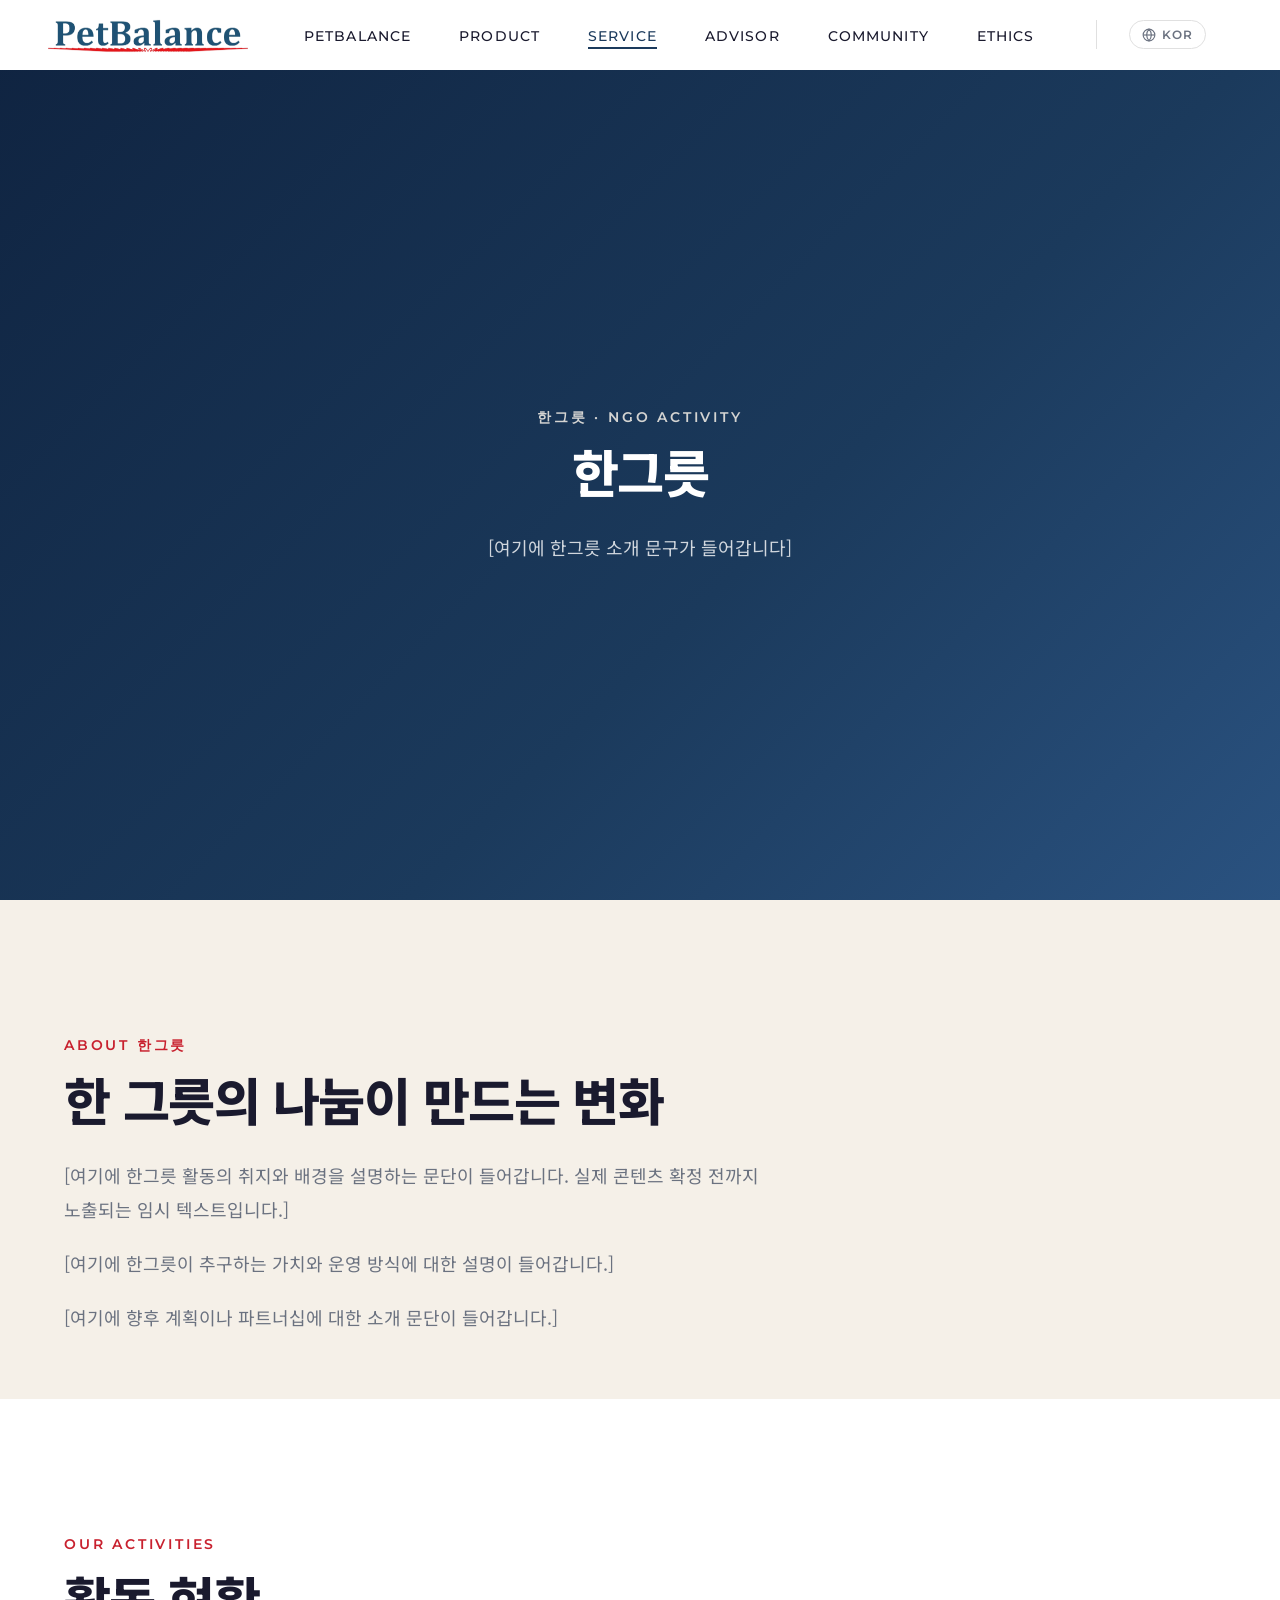
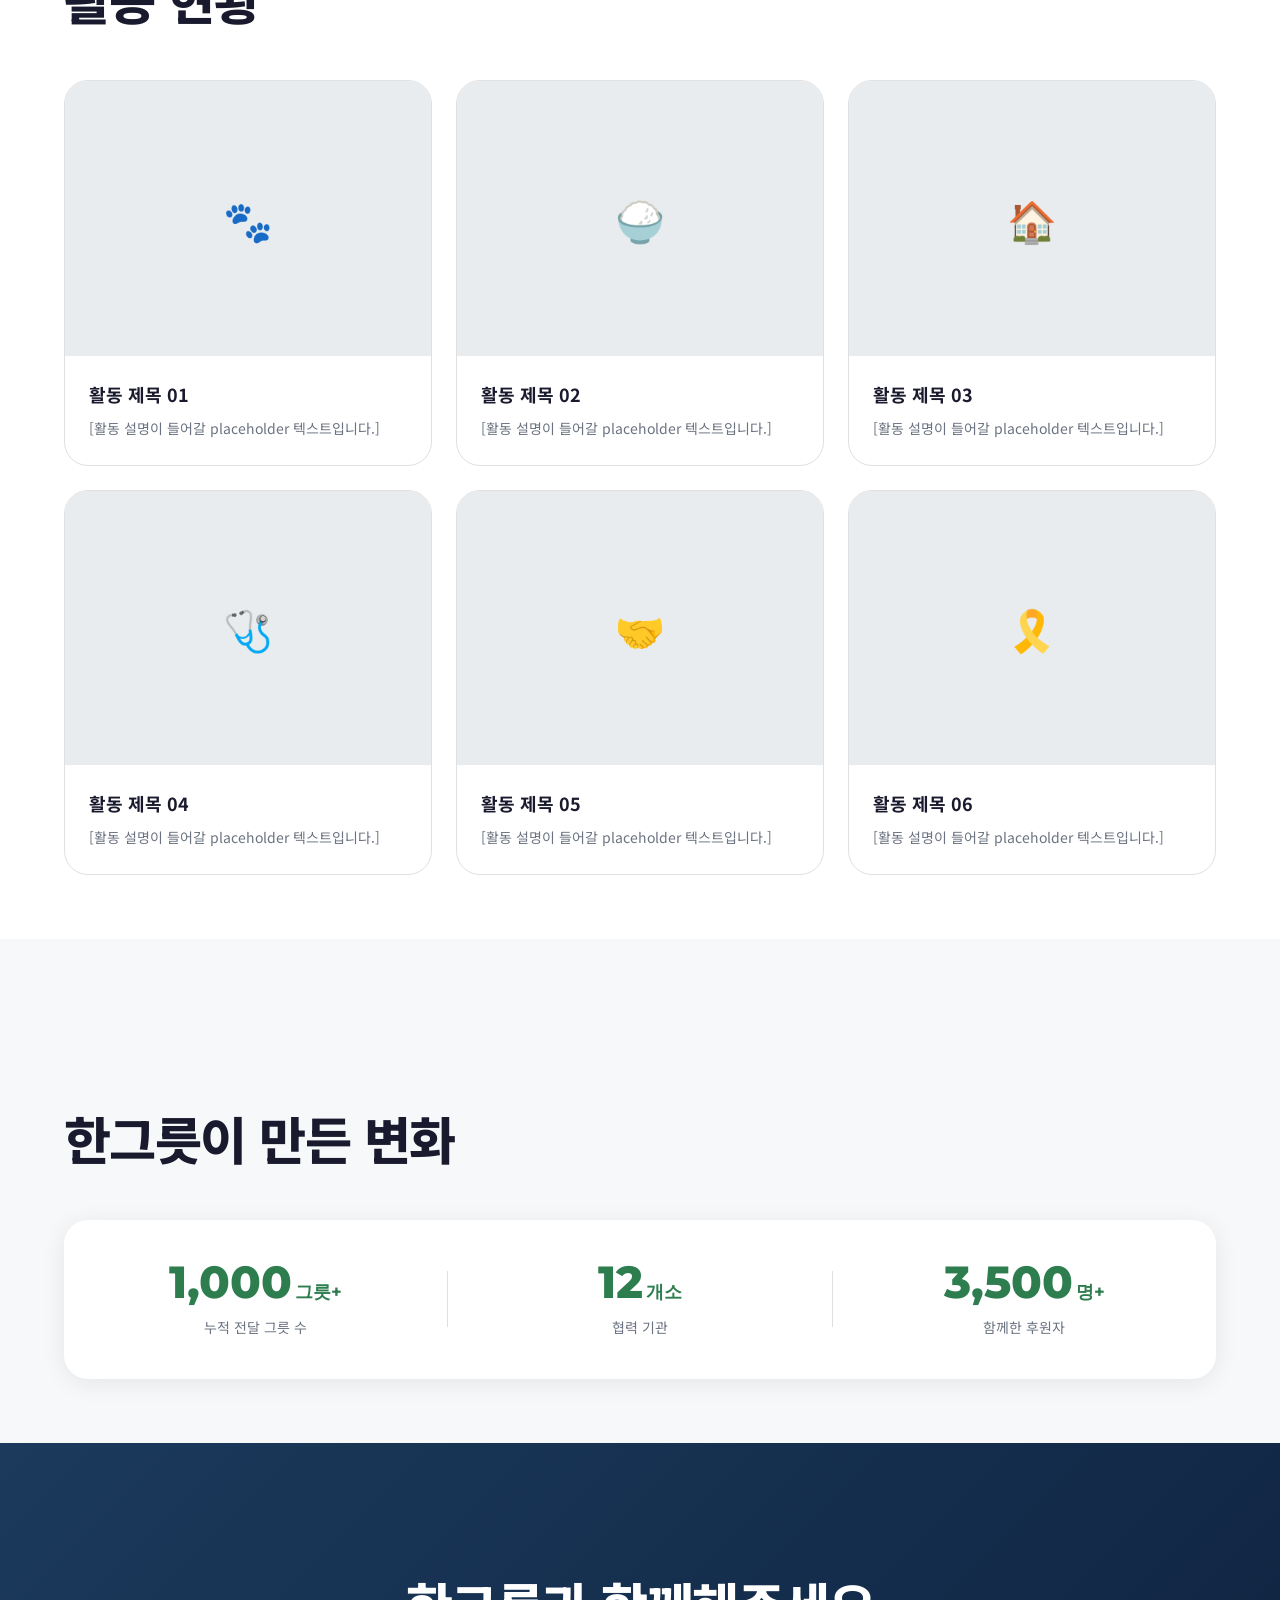
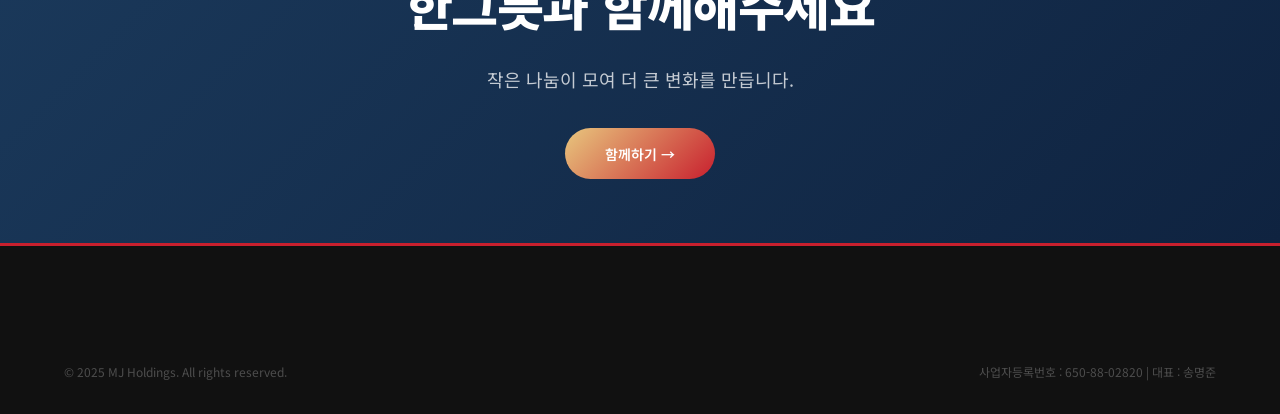
<file: pages/hangeuruth/index.html>
<!DOCTYPE html>
<html lang="ko">
<head>
  <meta charset="UTF-8" />
  <meta name="viewport" content="width=device-width, initial-scale=1.0" />
  <title>한그릇 | 펫발란스</title>
  <meta
    name="description"
    content="반려동물과 사람이 함께하는 나눔 활동, 한그릇을 소개하는 펫발란스의 사회공헌 페이지입니다."
  />
  <link rel="canonical" href="https://pet-balance.co.kr/pages/hangeuruth/" />
  <meta property="og:type" content="website" />
  <meta property="og:title" content="한그릇 | 펫발란스" />
  <meta
    property="og:description"
    content="반려동물과 사람이 함께하는 나눔 활동, 한그릇을 소개하는 펫발란스의 사회공헌 페이지입니다."
  />
  <meta property="og:url" content="https://pet-balance.co.kr/pages/hangeuruth/" />
  <meta property="og:site_name" content="펫발란스" />
  <meta property="og:locale" content="ko_KR" />
  <meta property="og:image" content="https://pet-balance.co.kr/assets/images/og-petbalance.jpg" />
  <link rel="stylesheet" href="../../css/variables.css" />
  <link rel="stylesheet" href="../../css/base.css" />
  <link rel="stylesheet" href="../../css/nav.css" />
  <link rel="stylesheet" href="../../css/sections.css" />
  <style>
    /* 한그릇 페이지 전용 스타일 (about.html 풀스크롤 섹션 패턴 재사용) */
    .hg-section {
      padding: calc(var(--nav-height) + 4rem) 0 4rem;
      position: relative;
      overflow: hidden;
    }
    .hg-container {
      max-width: var(--max-width);
      width: 100%;
      margin: 0 auto;
      padding: 0 5%;
    }
    .hg-eyebrow {
      font-family: var(--font-en);
      font-size: var(--size-sm);
      font-weight: 600;
      letter-spacing: 0.2em;
      color: var(--color-accent);
      text-transform: uppercase;
      margin-bottom: 1rem;
      display: block;
    }
    .hg-title {
      font-size: clamp(2rem, 4vw, 3.5rem);
      font-weight: 800;
      line-height: 1.2;
      letter-spacing: -0.03em;
      margin-bottom: 1.5rem;
      word-break: keep-all;
    }
    .hg-desc {
      font-size: var(--size-md);
      line-height: 1.9;
      color: var(--color-text-sub);
      max-width: 700px;
      word-break: keep-all;
    }

    /* ① Hero */
    .hg-hero {
      min-height: 100vh;
      display: flex;
      align-items: center;
      background: linear-gradient(135deg, #0F2340 0%, #1B3A5C 60%, #2A5280 100%);
      color: white;
      text-align: center;
    }
    .hg-hero .hg-container { position: relative; z-index: 1; }
    .hg-hero .hg-eyebrow { color: var(--cream); opacity: 0.85; }
    .hg-hero .hg-title { color: white; }
    .hg-hero .hg-desc { color: rgba(255,255,255,0.8); margin: 0 auto; }

    /* ② 소개 */
    .hg-intro { background: var(--color-warm, #F5F0E8); }
    .hg-intro p + p { margin-top: 1.25rem; }

    /* ③ 활동 현황 카드 그리드 */
    .hg-activities { background: white; }
    .hg-activity-grid {
      display: grid;
      grid-template-columns: repeat(3, 1fr);
      gap: 1.5rem;
      margin-top: 3rem;
    }
    .hg-activity-card {
      border: 1px solid var(--color-border);
      border-radius: var(--radius-lg);
      overflow: hidden;
      transition: var(--transition-base);
      background: white;
    }
    .hg-activity-card:hover {
      transform: translateY(-4px);
      box-shadow: var(--shadow-card-hover);
    }
    .hg-activity-img {
      aspect-ratio: 4/3;
      background: #E9ECEF;
      display: flex;
      align-items: center;
      justify-content: center;
      font-size: 2.5rem;
      color: #ADB5BD;
    }
    .hg-activity-body { padding: 1.5rem; }
    .hg-activity-title {
      font-size: var(--size-md);
      font-weight: 700;
      color: var(--color-text);
      margin-bottom: 0.5rem;
    }
    .hg-activity-desc {
      font-size: var(--size-sm);
      color: var(--color-text-sub);
      line-height: 1.7;
    }

    /* ④ 임팩트 숫자 */
    .hg-impact { background: #F7F8FA; }
    .hg-impact-grid {
      display: flex;
      align-items: center;
      justify-content: center;
      gap: 2rem;
      margin-top: 3rem;
      padding: 2.5rem 2rem;
      background: white;
      border-radius: var(--radius-lg);
      box-shadow: var(--shadow-card);
    }
    .hg-impact-item { flex: 1; text-align: center; }
    .hg-impact-num {
      font-family: var(--font-en);
      font-size: clamp(2rem, 3.5vw, 3rem);
      font-weight: 800;
      color: var(--color-green);
      line-height: 1;
    }
    .hg-impact-unit {
      font-family: var(--font-en);
      font-size: 1.1rem;
      font-weight: 700;
      color: var(--color-green);
      margin-left: 0.15rem;
    }
    .hg-impact-label {
      margin-top: 0.6rem;
      font-size: var(--size-sm);
      color: var(--color-text-sub);
    }
    .hg-impact-divider {
      width: 1px;
      height: 56px;
      background: var(--color-border);
    }

    /* ⑤ CTA */
    .hg-cta {
      background: linear-gradient(135deg, #1B3A5C, #0F2340);
      color: white;
      text-align: center;
      min-height: 40vh;
      display: flex;
      align-items: center;
    }
    .hg-cta .hg-title { color: white; }
    .hg-cta .hg-desc { color: rgba(255,255,255,0.75); margin: 0 auto 2rem; }
    .hg-cta-btn {
      display: inline-flex;
      align-items: center;
      gap: 0.5rem;
      padding: 0.9rem 2.5rem;
      background: linear-gradient(135deg, #E8C77E, #C8202E);
      color: white;
      border-radius: 9999px;
      font-size: var(--size-sm);
      font-weight: 600;
      transition: var(--transition-base);
    }
    .hg-cta-btn:hover {
      transform: translateY(-2px);
      box-shadow: 0 12px 32px rgba(200, 32, 46, 0.3);
    }

    @media (max-width: 1024px) {
      .hg-activity-grid { grid-template-columns: repeat(2, 1fr); }
    }
    @media (max-width: 768px) {
      .hg-activity-grid { grid-template-columns: 1fr; }
      .hg-impact-grid { flex-direction: column; gap: 1.75rem; padding: 2rem 1.5rem; }
      .hg-impact-divider { width: 40px; height: 1px; }
    }
  </style>
</head>
<body>
  <!-- TODO: 한그릇 실제 콘텐츠로 교체 예정 (문구/이미지/데이터 전부 placeholder) -->

  <!-- Nav (다른 서브페이지와 동일 구조, ../../ 기준 경로) -->
  <nav class="nav" id="nav">
    <div class="nav__inner">
      <a href="../../index.html" class="nav__logo">
        <img src="../../assets/images/logo.png" alt="PetBalance" style="height:44px;width:auto;" onerror="this.style.display='none';this.nextElementSibling.style.display='flex'">
        <span style="display:none;font-family:var(--font-en);font-size:1.35rem;font-weight:700;color:var(--color-primary);">PetBalance</span>
      </a>
      <ul class="nav__menu">
        <li class="nav__item">
          <a href="../../pages/petbalance/" class="nav__link">PETBALANCE</a>
          <div class="nav__dropdown">
            <a href="../../pages/petbalance/" class="nav__dropdown-link">소개</a>
            <a href="../../pages/petbalance/ceo.html" class="nav__dropdown-link">CEO 인사말</a>
            <a href="../../pages/petbalance/history.html" class="nav__dropdown-link">연혁</a>
          </div>
        </li>
        <li class="nav__item"><a href="../../pages/pet-product/" class="nav__link">PRODUCT</a></li>
        <li class="nav__item">
          <a href="../../pages/pet-service/" class="nav__link active">SERVICE</a>
          <div class="nav__dropdown">
            <a href="https://smartstore.naver.com/pet_balance" class="nav__dropdown-link" target="_blank" rel="noopener">공식몰</a>
            <a href="../../pages/hangeuruth/" class="nav__dropdown-link">한그릇</a>
          </div>
        </li>
        <li class="nav__item">
          <a href="../../pages/pet-advisor/" class="nav__link">ADVISOR</a>
          <div class="nav__dropdown">
            <a href="../../pages/pet-advisor/" class="nav__dropdown-link">서비스소개</a>
          </div>
        </li>
        <li class="nav__item">
          <a href="../../pages/community/notice.html" class="nav__link">COMMUNITY</a>
          <div class="nav__dropdown">
            <a href="../../pages/community/notice.html" class="nav__dropdown-link">공지사항</a>
          </div>
        </li>
        <li class="nav__item">
          <a href="../../pages/ethics/" class="nav__link">ETHICS</a>
          <div class="nav__dropdown">
            <a href="../../pages/ethics/intro.html" class="nav__dropdown-link">윤리규정소개</a>
            <a href="../../pages/ethics/report.html" class="nav__dropdown-link">윤리신고센터</a>
          </div>
        </li>
      </ul>
      <div class="nav__controls">
        <button class="nav__lang" id="langToggle" aria-label="언어 전환">
          <svg width="14" height="14" viewBox="0 0 24 24" fill="none" stroke="currentColor" stroke-width="2">
            <circle cx="12" cy="12" r="10"/><line x1="2" y1="12" x2="22" y2="12"/>
            <path d="M12 2a15.3 15.3 0 0 1 4 10 15.3 15.3 0 0 1-4 10 15.3 15.3 0 0 1-4-10 15.3 15.3 0 0 1 4-10z"/>
          </svg>
          KOR
        </button>
        <button class="nav__hamburger" id="hamburger" aria-label="메뉴 열기">
          <span></span><span></span><span></span>
        </button>
      </div>
    </div>
  </nav>

  <!-- Mega Menu -->
  <div class="nav__mega" id="megaMenu">
    <div class="nav__mega-inner">
      <div class="nav__mega-col">
        <a href="../../pages/petbalance/" class="nav__mega-link">소개</a>
        <a href="../../pages/petbalance/ceo.html" class="nav__mega-link">CEO 인사말</a>
        <a href="../../pages/petbalance/history.html" class="nav__mega-link">연혁</a>
        <a href="../../pages/petbalance/factory.html" class="nav__mega-link">공장소개</a>
        <a href="../../pages/petbalance/directions.html" class="nav__mega-link">찾아오시는길</a>
      </div>
      <div class="nav__mega-col">
        <!-- PET PRODUCT 서브메뉴 -->
      </div>
      <div class="nav__mega-col">
        <!-- PET SERVICE 서브메뉴 -->
      </div>
      <div class="nav__mega-col">
        <!-- PET ADVISOR 서브메뉴 -->
      </div>
      <div class="nav__mega-col">
        <a href="../../pages/community/notice.html" class="nav__mega-link">공지사항</a>
      </div>
      <div class="nav__mega-col">
        <a href="../../pages/ethics/intro.html" class="nav__mega-link">윤리규정소개</a>
        <a href="../../pages/ethics/report.html" class="nav__mega-link">윤리신고센터</a>
      </div>
    </div>
  </div>

  <!-- ① Hero -->
  <section class="hg-section hg-hero">
    <div class="hg-container">
      <span class="hg-eyebrow fade-in">한그릇 · NGO ACTIVITY</span>
      <h1 class="hg-title fade-up delay-1">한그릇</h1>
      <!-- TODO: 한그릇 실제 소개 문구로 교체 -->
      <p class="hg-desc fade-up delay-2">[여기에 한그릇 소개 문구가 들어갑니다]</p>
    </div>
  </section>

  <!-- ② 소개 -->
  <section class="hg-section hg-intro">
    <div class="hg-container">
      <span class="hg-eyebrow fade-in">About 한그릇</span>
      <h2 class="hg-title fade-up delay-1">한 그릇의 나눔이 만드는 변화</h2>
      <!-- TODO: 한그릇 활동 취지/배경 실제 문구로 교체 -->
      <p class="hg-desc fade-up delay-2">
        [여기에 한그릇 활동의 취지와 배경을 설명하는 문단이 들어갑니다. 실제 콘텐츠 확정 전까지 노출되는 임시 텍스트입니다.]
      </p>
      <p class="hg-desc fade-up delay-3">
        [여기에 한그릇이 추구하는 가치와 운영 방식에 대한 설명이 들어갑니다.]
      </p>
      <p class="hg-desc fade-up delay-4">
        [여기에 향후 계획이나 파트너십에 대한 소개 문단이 들어갑니다.]
      </p>
    </div>
  </section>

  <!-- ③ 활동 현황 카드형 그리드 -->
  <section class="hg-section hg-activities">
    <div class="hg-container">
      <span class="hg-eyebrow fade-in">Our Activities</span>
      <h2 class="hg-title fade-up delay-1">활동 현황</h2>
      <!-- TODO: 실제 활동 사진/제목/설명으로 교체 -->
      <div class="hg-activity-grid">
        <div class="hg-activity-card fade-up delay-1">
          <div class="hg-activity-img" aria-hidden="true">🐾</div>
          <div class="hg-activity-body">
            <div class="hg-activity-title">활동 제목 01</div>
            <div class="hg-activity-desc">[활동 설명이 들어갈 placeholder 텍스트입니다.]</div>
          </div>
        </div>
        <div class="hg-activity-card fade-up delay-2">
          <div class="hg-activity-img" aria-hidden="true">🍚</div>
          <div class="hg-activity-body">
            <div class="hg-activity-title">활동 제목 02</div>
            <div class="hg-activity-desc">[활동 설명이 들어갈 placeholder 텍스트입니다.]</div>
          </div>
        </div>
        <div class="hg-activity-card fade-up delay-3">
          <div class="hg-activity-img" aria-hidden="true">🏠</div>
          <div class="hg-activity-body">
            <div class="hg-activity-title">활동 제목 03</div>
            <div class="hg-activity-desc">[활동 설명이 들어갈 placeholder 텍스트입니다.]</div>
          </div>
        </div>
        <div class="hg-activity-card fade-up delay-4">
          <div class="hg-activity-img" aria-hidden="true">🩺</div>
          <div class="hg-activity-body">
            <div class="hg-activity-title">활동 제목 04</div>
            <div class="hg-activity-desc">[활동 설명이 들어갈 placeholder 텍스트입니다.]</div>
          </div>
        </div>
        <div class="hg-activity-card fade-up delay-1">
          <div class="hg-activity-img" aria-hidden="true">🤝</div>
          <div class="hg-activity-body">
            <div class="hg-activity-title">활동 제목 05</div>
            <div class="hg-activity-desc">[활동 설명이 들어갈 placeholder 텍스트입니다.]</div>
          </div>
        </div>
        <div class="hg-activity-card fade-up delay-2">
          <div class="hg-activity-img" aria-hidden="true">🎗️</div>
          <div class="hg-activity-body">
            <div class="hg-activity-title">활동 제목 06</div>
            <div class="hg-activity-desc">[활동 설명이 들어갈 placeholder 텍스트입니다.]</div>
          </div>
        </div>
      </div>
    </div>
  </section>

  <!-- ④ 임팩트 숫자 -->
  <section class="hg-section hg-impact">
    <div class="hg-container">
      <span class="hg-eyebrow fade-in">Our Impact</span>
      <h2 class="hg-title fade-up delay-1">한그릇이 만든 변화</h2>
      <!-- TODO: 실제 집계 데이터로 교체 -->
      <div class="hg-impact-grid">
        <div class="hg-impact-item fade-up delay-1">
          <span class="hg-impact-num">1,000</span><span class="hg-impact-unit">그릇+</span>
          <div class="hg-impact-label">누적 전달 그릇 수</div>
        </div>
        <div class="hg-impact-divider"></div>
        <div class="hg-impact-item fade-up delay-2">
          <span class="hg-impact-num">12</span><span class="hg-impact-unit">개소</span>
          <div class="hg-impact-label">협력 기관</div>
        </div>
        <div class="hg-impact-divider"></div>
        <div class="hg-impact-item fade-up delay-3">
          <span class="hg-impact-num">3,500</span><span class="hg-impact-unit">명+</span>
          <div class="hg-impact-label">함께한 후원자</div>
        </div>
      </div>
    </div>
  </section>

  <!-- ⑤ CTA -->
  <section class="hg-section hg-cta">
    <div class="hg-container">
      <h2 class="hg-title fade-up delay-1">한그릇과 함께해주세요</h2>
      <p class="hg-desc fade-up delay-2">작은 나눔이 모여 더 큰 변화를 만듭니다.</p>
      <!-- TODO: 후원 문의 링크/폼 URL 확정 필요 -->
      <a href="#" class="hg-cta-btn fade-up delay-3">함께하기 →</a>
    </div>
  </section>

  <footer class="footer">
    <div class="footer__inner">
      <div class="footer__bottom">
        <span>© 2025 MJ Holdings. All rights reserved.</span>
        <span>사업자등록번호 : 650-88-02820 | 대표 : 송명준</span>
      </div>
    </div>
  </footer>

  <script src="../../js/nav.js"></script>
  <script src="../../js/animations.js"></script>
</body>
</html>
</file>
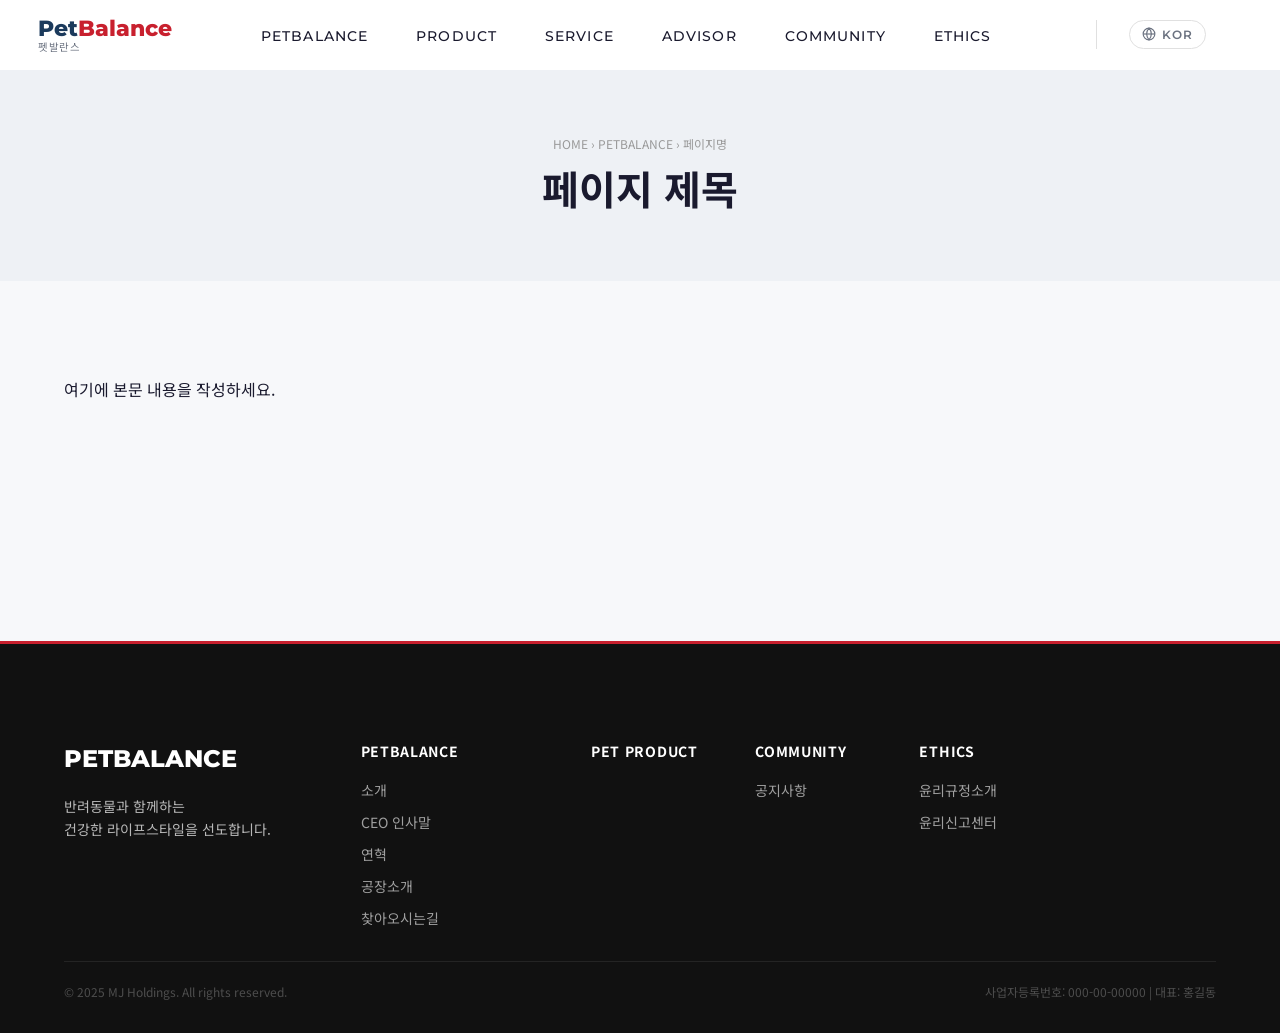
<file: pages/_template.html>
<!DOCTYPE html>
<html lang="ko">
<head>
  <meta charset="UTF-8" />
  <meta name="viewport" content="width=device-width, initial-scale=1.0" />
  <meta name="description" content="펫발란스 - 반려동물과 함께하는 건강한 라이프스타일" />
  <title>페이지 제목 | PETBALANCE</title>

  <!--
    ====================================================
    서브페이지 복사 템플릿
    사용법: 이 파일을 pages/[카테고리]/파일명.html 로 복사
            (예: pages/petbalance/about.html)
    경로 기준: 이 템플릿은 pages/[카테고리]/ 위치(루트 기준 2단계 아래)를 가정하여
              자산 경로는 ../../ , 형제 카테고리 경로는 ../ 로 작성되어 있습니다.
    수정할 부분: <title>, breadcrumb, page-header__title, page-content 내용
    ====================================================
  -->

  <!-- CSS -->
  <link rel="stylesheet" href="../../css/variables.css" />
  <link rel="stylesheet" href="../../css/base.css" />
  <link rel="stylesheet" href="../../css/nav.css" />
  <link rel="stylesheet" href="../../css/sections.css" />
</head>
<body>

  <!-- ========================================================
       NAVIGATION (index.html과 동일 구조, 경로만 ../../ 기준)
       ======================================================== -->
  <nav class="nav" id="nav">
    <div class="nav__inner">

      <!-- Logo -->
      <a href="../../index.html" class="nav__logo">
        <span class="nav__logo-en">Pet<span>Balance</span></span>
        <span class="nav__logo-ko">펫발란스</span>
      </a>

      <!-- GNB -->
      <ul class="nav__menu">
        <li class="nav__item">
          <a href="../petbalance/" class="nav__link">PETBALANCE</a>
        </li>
        <li class="nav__item">
          <a href="../pet-product/" class="nav__link">PRODUCT</a>
        </li>
        <li class="nav__item">
          <a href="../pet-service/" class="nav__link">SERVICE</a>
        </li>
        <li class="nav__item">
          <a href="../pet-advisor/" class="nav__link">ADVISOR</a>
        </li>
        <li class="nav__item">
          <a href="../community/" class="nav__link">COMMUNITY</a>
        </li>
        <li class="nav__item">
          <a href="../ethics/" class="nav__link">ETHICS</a>
        </li>
      </ul>

      <!-- Right Controls -->
      <div class="nav__controls">
        <button class="nav__lang" id="langToggle" aria-label="언어 전환">
          <svg width="14" height="14" viewBox="0 0 24 24" fill="none" stroke="currentColor" stroke-width="2">
            <circle cx="12" cy="12" r="10"/><line x1="2" y1="12" x2="22" y2="12"/>
            <path d="M12 2a15.3 15.3 0 0 1 4 10 15.3 15.3 0 0 1-4 10 15.3 15.3 0 0 1-4-10 15.3 15.3 0 0 1 4-10z"/>
          </svg>
          KOR
        </button>
        <button class="nav__hamburger" id="hamburger" aria-label="메뉴 열기">
          <span></span>
          <span></span>
          <span></span>
        </button>
      </div>
    </div>
  </nav>

  <!-- Mega Menu -->
  <div class="nav__mega" id="megaMenu">
    <div class="nav__mega-inner">
      <div class="nav__mega-col">
        <a href="../petbalance/about.html" class="nav__mega-link">소개</a>
        <a href="../petbalance/ceo.html" class="nav__mega-link">CEO 인사말</a>
        <a href="../petbalance/history.html" class="nav__mega-link">연혁</a>
        <a href="../petbalance/factory.html" class="nav__mega-link">공장소개</a>
        <a href="../petbalance/directions.html" class="nav__mega-link">찾아오시는길</a>
      </div>
      <div class="nav__mega-col">
        <!-- PET PRODUCT 서브메뉴 -->
      </div>
      <div class="nav__mega-col">
        <!-- PET SERVICE 서브메뉴 -->
      </div>
      <div class="nav__mega-col">
        <!-- PET ADVISOR 서브메뉴 -->
      </div>
      <div class="nav__mega-col">
        <a href="../community/notice.html" class="nav__mega-link">공지사항</a>
      </div>
      <div class="nav__mega-col">
        <a href="../ethics/intro.html" class="nav__mega-link">윤리규정소개</a>
        <a href="../ethics/report.html" class="nav__mega-link">윤리신고센터</a>
      </div>
    </div>
  </div>

  <!-- ========================================================
       PAGE HEADER (breadcrumb + 제목 — 페이지마다 수정)
       ======================================================== -->
  <header class="page-header">
    <div class="container">
      <p class="page-header__breadcrumb fade-in">
        <a href="../../index.html">HOME</a> &rsaquo;
        <a href="../petbalance/">PETBALANCE</a> &rsaquo;
        페이지명
      </p>
      <h1 class="page-header__title fade-up delay-1">페이지 제목</h1>
    </div>
  </header>

  <!-- ========================================================
       PAGE CONTENT (이 영역만 페이지별로 채우기)
       ======================================================== -->
  <main class="page-content">
    <div class="container">
      <p class="fade-up">여기에 본문 내용을 작성하세요.</p>
    </div>
  </main>

  <!-- ========================================================
       FOOTER
       ======================================================== -->
  <footer class="footer">
    <div class="footer__inner">
      <div class="footer__top">
        <div>
          <div class="footer__brand-name">PETBALANCE</div>
          <p class="footer__brand-desc">
            반려동물과 함께하는<br>건강한 라이프스타일을 선도합니다.
          </p>
        </div>

        <div>
          <div class="footer__col-title">PETBALANCE</div>
          <div class="footer__col-links">
            <a href="../petbalance/about.html" class="footer__col-link">소개</a>
            <a href="../petbalance/ceo.html" class="footer__col-link">CEO 인사말</a>
            <a href="../petbalance/history.html" class="footer__col-link">연혁</a>
            <a href="../petbalance/factory.html" class="footer__col-link">공장소개</a>
            <a href="../petbalance/directions.html" class="footer__col-link">찾아오시는길</a>
          </div>
        </div>

        <div>
          <div class="footer__col-title">PET PRODUCT</div>
          <div class="footer__col-links">
            <!-- 서브 페이지 생성 후 추가 -->
          </div>
        </div>

        <div>
          <div class="footer__col-title">COMMUNITY</div>
          <div class="footer__col-links">
            <a href="../community/notice.html" class="footer__col-link">공지사항</a>
          </div>
        </div>

        <div>
          <div class="footer__col-title">ETHICS</div>
          <div class="footer__col-links">
            <a href="../ethics/intro.html" class="footer__col-link">윤리규정소개</a>
            <a href="../ethics/report.html" class="footer__col-link">윤리신고센터</a>
          </div>
        </div>
      </div>

      <div class="footer__bottom">
        <span>© 2025 MJ Holdings. All rights reserved.</span>
        <span>사업자등록번호: 000-00-00000 | 대표: 홍길동</span>
      </div>
    </div>
  </footer>

  <!-- JS -->
  <script src="../../js/nav.js"></script>
  <script src="../../js/animations.js"></script>

</body>
</html>
</file>
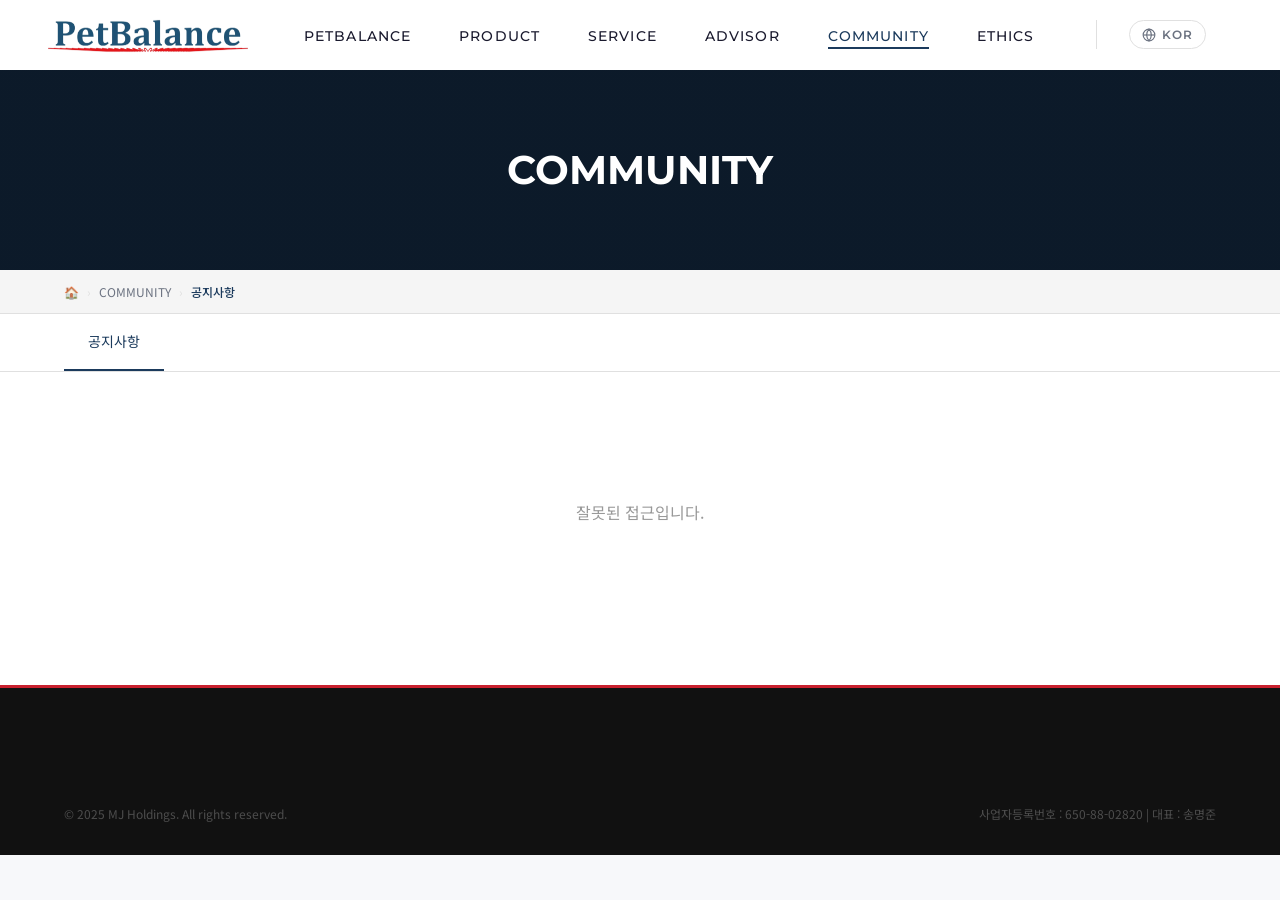
<file: pages/community/notice-detail.html>
<!DOCTYPE html>
<html lang="ko">
<head>
  <meta charset="UTF-8" />
  <meta name="viewport" content="width=device-width, initial-scale=1.0" />
  <title>공지사항 | PETBALANCE</title>
  <link rel="stylesheet" href="../../css/variables.css" />
  <link rel="stylesheet" href="../../css/base.css" />
  <link rel="stylesheet" href="../../css/nav.css" />
  <link rel="stylesheet" href="../../css/sections.css" />
  <style>
    .page-hero {
      height: 200px;
      background: linear-gradient(rgba(0,0,0,0.55), rgba(0,0,0,0.55)) center/cover no-repeat;
      background-color: #1B3A5C;
      display: flex;
      align-items: center;
      justify-content: center;
      margin-top: var(--nav-height);
    }
    .page-hero h1 { font-size: var(--size-2xl); color: white; font-weight: 700; }
    .breadcrumb { background: #f5f5f5; border-bottom: 1px solid var(--color-border); }
    .breadcrumb__inner {
      max-width: var(--max-width); margin: 0 auto;
      padding: 0.75rem 5%; display: flex; align-items: center; gap: 0.5rem;
    }
    .breadcrumb a, .breadcrumb span { font-size: var(--size-xs); color: var(--color-text-sub); }
    .breadcrumb .sep { color: var(--color-border); }
    .breadcrumb .current { color: var(--color-primary); font-weight: 500; }
    .sub-nav { background: white; border-bottom: 1px solid var(--color-border); }
    .sub-nav__inner { max-width: var(--max-width); margin: 0 auto; padding: 0 5%; display: flex; }
    .sub-nav__link {
      padding: 1rem 1.5rem; font-size: var(--size-sm);
      color: var(--color-text-sub); border-bottom: 2px solid transparent;
      transition: var(--transition-base); white-space: nowrap;
    }
    .sub-nav__link:hover, .sub-nav__link.active {
      color: var(--color-primary); border-bottom-color: var(--color-primary);
    }

    /* 상세 페이지 */
    .detail-section { padding: 4rem 0 6rem; background: white; }
    .detail-wrap {
      max-width: 860px;
      margin: 0 auto;
    }

    /* 헤더 */
    .detail-header {
      padding-bottom: 1.5rem;
      border-bottom: 2px solid var(--color-primary);
      margin-bottom: 2.5rem;
    }
    .detail-category {
      display: inline-block;
      padding: 0.2rem 0.6rem;
      background: #EEF1F5;
      color: var(--color-primary);
      font-size: var(--size-xs);
      font-weight: 600;
      border-radius: var(--radius-sm);
      margin-bottom: 0.75rem;
    }
    .detail-title {
      font-size: var(--size-xl);
      font-weight: 700;
      color: var(--color-text);
      line-height: 1.3;
      margin-bottom: 1rem;
      word-break: keep-all;
    }
    .detail-meta {
      font-size: var(--size-xs);
      color: var(--color-text-light);
      font-family: var(--font-en);
    }

    /* 본문 블록 렌더링 */
    .detail-body { line-height: 1.9; }
    .detail-body p {
      font-size: var(--size-base);
      color: var(--color-text);
      margin-bottom: 1rem;
      word-break: keep-all;
    }
    .detail-body h1 { font-size: var(--size-xl); font-weight: 700; margin: 2rem 0 1rem; }
    .detail-body h2 { font-size: var(--size-lg); font-weight: 700; margin: 1.75rem 0 0.75rem; }
    .detail-body h3 { font-size: var(--size-md); font-weight: 600; margin: 1.5rem 0 0.5rem; }
    .detail-body ul { padding-left: 1.5rem; margin-bottom: 1rem; list-style: disc; }
    .detail-body ol { padding-left: 1.5rem; margin-bottom: 1rem; list-style: decimal; }
    .detail-body li { font-size: var(--size-base); color: var(--color-text); margin-bottom: 0.4rem; }
    .detail-body hr { border: none; border-top: 1px solid var(--color-border); margin: 2rem 0; }
    .detail-body blockquote {
      border-left: 4px solid var(--color-primary);
      padding: 0.75rem 1.25rem;
      background: var(--color-bg-section);
      border-radius: 0 var(--radius-sm) var(--radius-sm) 0;
      margin: 1.5rem 0;
      color: var(--color-text-sub);
    }
    .detail-body img {
      max-width: 100%;
      border-radius: var(--radius-md);
      margin: 1.5rem 0;
    }

    /* 하단 네비 */
    .detail-nav {
      margin-top: 3rem;
      border-top: 1px solid var(--color-border);
    }
    .detail-nav__item {
      display: flex;
      align-items: center;
      gap: 1rem;
      padding: 1rem 0;
      border-bottom: 1px solid #f0f0f0;
      font-size: var(--size-sm);
      color: var(--color-text-sub);
      cursor: pointer;
      transition: var(--transition-base);
    }
    .detail-nav__item:hover { color: var(--color-primary); }
    .detail-nav__label {
      font-weight: 600;
      color: var(--color-text-light);
      min-width: 40px;
      font-size: var(--size-xs);
    }
    .detail-back {
      display: inline-flex;
      align-items: center;
      gap: 0.5rem;
      margin-top: 2rem;
      padding: 0.65rem 1.5rem;
      border: 1.5px solid var(--color-border);
      border-radius: var(--radius-full);
      font-size: var(--size-sm);
      color: var(--color-text-sub);
      transition: var(--transition-base);
    }
    .detail-back:hover {
      border-color: var(--color-primary);
      color: var(--color-primary);
    }

    /* 로딩 */
    .loading {
      text-align: center;
      padding: 4rem;
      color: var(--color-text-light);
    }
  </style>
</head>
<body>

  <nav class="nav" id="nav">
    <div class="nav__inner">
      <a href="../../index.html" class="nav__logo">
        <img src="../../assets/images/logo.png" alt="PetBalance" style="height:44px;width:auto;"
          onerror="this.style.display='none';this.nextElementSibling.style.display='block'">
        <span style="display:none;font-family:var(--font-en);font-size:1.35rem;font-weight:700;color:var(--color-primary);">PetBalance</span>
      </a>
      <ul class="nav__menu">
        <li class="nav__item"><a href="../../pages/petbalance/" class="nav__link">PETBALANCE</a></li>
        <li class="nav__item"><a href="../../pages/pet-product/" class="nav__link">PRODUCT</a></li>
        <li class="nav__item"><a href="../../pages/pet-service/" class="nav__link">SERVICE</a></li>
        <li class="nav__item"><a href="../../pages/pet-advisor/" class="nav__link">ADVISOR</a></li>
        <li class="nav__item"><a href="../../pages/community/notice.html" class="nav__link active">COMMUNITY</a></li>
        <li class="nav__item"><a href="../../pages/ethics/" class="nav__link">ETHICS</a></li>
      </ul>
      <div class="nav__controls">
        <button class="nav__lang">
          <svg width="14" height="14" viewBox="0 0 24 24" fill="none" stroke="currentColor" stroke-width="2">
            <circle cx="12" cy="12" r="10"/><line x1="2" y1="12" x2="22" y2="12"/>
            <path d="M12 2a15.3 15.3 0 0 1 4 10 15.3 15.3 0 0 1-4 10 15.3 15.3 0 0 1-4-10 15.3 15.3 0 0 1 4-10z"/>
          </svg>
          KOR
        </button>
        <button class="nav__hamburger" id="hamburger">
          <span></span><span></span><span></span>
        </button>
      </div>
    </div>
  </nav>

  <div class="page-hero"><h1>COMMUNITY</h1></div>

  <div class="breadcrumb">
    <div class="breadcrumb__inner">
      <a href="../../index.html">🏠</a>
      <span class="sep">›</span>
      <a href="notice.html">COMMUNITY</a>
      <span class="sep">›</span>
      <span class="current">공지사항</span>
    </div>
  </div>

  <div class="sub-nav">
    <div class="sub-nav__inner">
      <a href="notice.html" class="sub-nav__link active">공지사항</a>
    </div>
  </div>

  <section class="detail-section">
    <div class="container">
      <div class="detail-wrap">
        <div id="detailContent" class="loading">불러오는 중...</div>
      </div>
    </div>
  </section>

  <footer class="footer">
    <div class="footer__inner">
      <div class="footer__bottom">
        <span>© 2025 MJ Holdings. All rights reserved.</span>
        <span>사업자등록번호 : 650-88-02820 | 대표 : 송명준</span>
      </div>
    </div>
  </footer>

  <script src="../../js/nav.js"></script>
  <script>
    const params = new URLSearchParams(window.location.search);
    const pageId = params.get('id');

    function renderBlock(block) {
      const type = block.type;
      const rich = (arr) => arr?.map(t => {
        let text = t.plain_text;
        if (t.annotations?.bold) text = `<strong>${text}</strong>`;
        if (t.annotations?.italic) text = `<em>${text}</em>`;
        if (t.annotations?.underline) text = `<u>${text}</u>`;
        if (t.annotations?.strikethrough) text = `<s>${text}</s>`;
        if (t.annotations?.code) text = `<code>${text}</code>`;
        return text;
      }).join('') || '';

      switch (type) {
        case 'paragraph':
          return `<p>${rich(block.paragraph.rich_text) || '&nbsp;'}</p>`;
        case 'heading_1':
          return `<h1>${rich(block.heading_1.rich_text)}</h1>`;
        case 'heading_2':
          return `<h2>${rich(block.heading_2.rich_text)}</h2>`;
        case 'heading_3':
          return `<h3>${rich(block.heading_3.rich_text)}</h3>`;
        case 'bulleted_list_item':
          return `<ul><li>${rich(block.bulleted_list_item.rich_text)}</li></ul>`;
        case 'numbered_list_item':
          return `<ol><li>${rich(block.numbered_list_item.rich_text)}</li></ol>`;
        case 'quote':
          return `<blockquote>${rich(block.quote.rich_text)}</blockquote>`;
        case 'divider':
          return `<hr>`;
        case 'image':
          const imgUrl = block.image?.file?.url || block.image?.external?.url || '';
          return imgUrl ? `<img src="${imgUrl}" alt="이미지">` : '';
        default:
          return '';
      }
    }

    async function loadDetail() {
      const el = document.getElementById('detailContent');
      if (!pageId) {
        el.innerHTML = '<p>잘못된 접근입니다.</p>';
        return;
      }

      try {
        const res = await fetch(`/api/notice-detail?id=${pageId}`);
        const data = await res.json();

        const title = data.meta?.properties?.['제목']?.title?.[0]?.plain_text || '';
        const date = data.meta?.properties?.['날짜']?.date?.start || '';
        const category = data.meta?.properties?.['카테고리']?.select?.name || '';
        const blocks = data.blocks?.results || [];

        const bodyHtml = blocks.map(renderBlock).join('');

        el.innerHTML = `
          <div class="detail-header">
            ${category ? `<span class="detail-category">${category}</span>` : ''}
            <h1 class="detail-title">${title}</h1>
            <div class="detail-meta">${date ? date.replaceAll('-', '.') : ''}</div>
          </div>
          <div class="detail-body">${bodyHtml}</div>
          <div class="detail-nav">
            <div class="detail-nav__item" onclick="history.back()">
              <span class="detail-nav__label">목록</span>
              <span>공지사항으로 돌아가기</span>
            </div>
          </div>
          <a href="notice.html" class="detail-back">← 목록으로</a>
        `;
      } catch (err) {
        el.innerHTML = '<p>내용을 불러올 수 없습니다.</p>';
        console.error(err);
      }
    }

    loadDetail();
  </script>
</body>
</html>
</file>
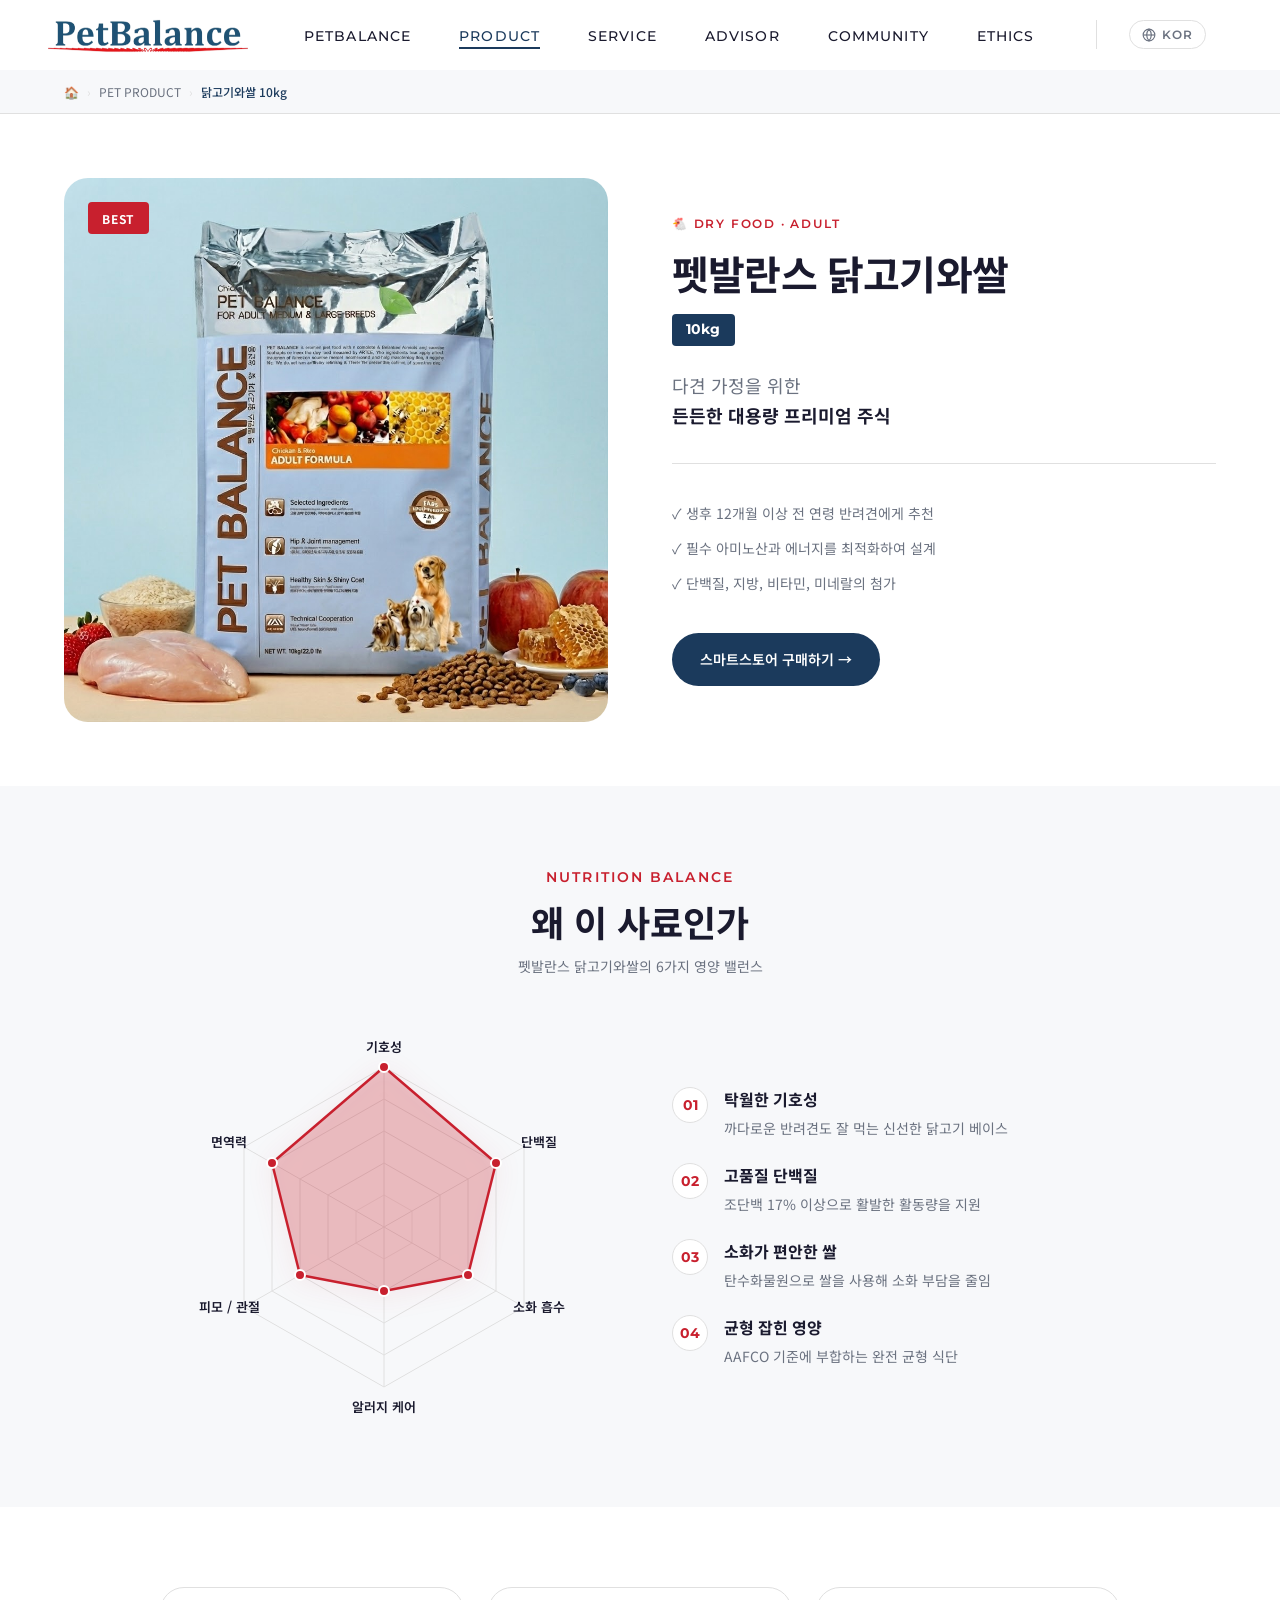
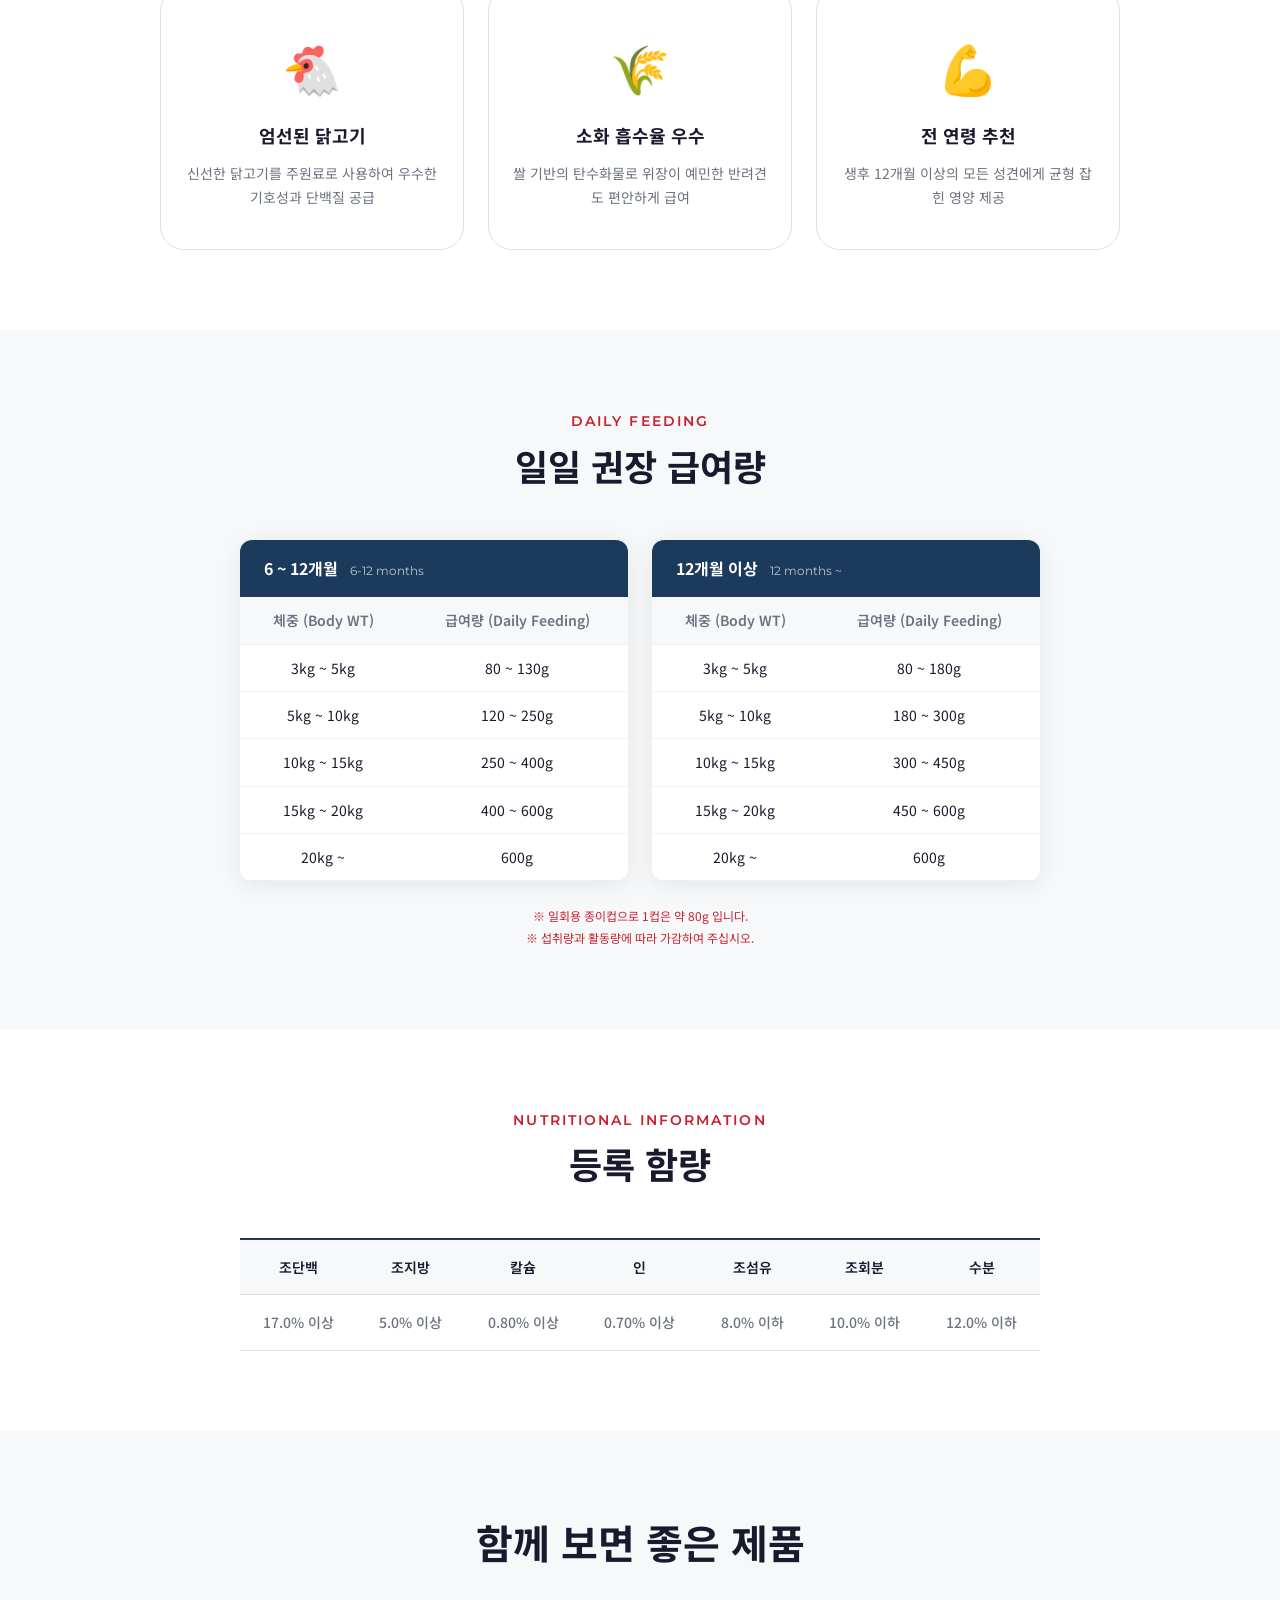
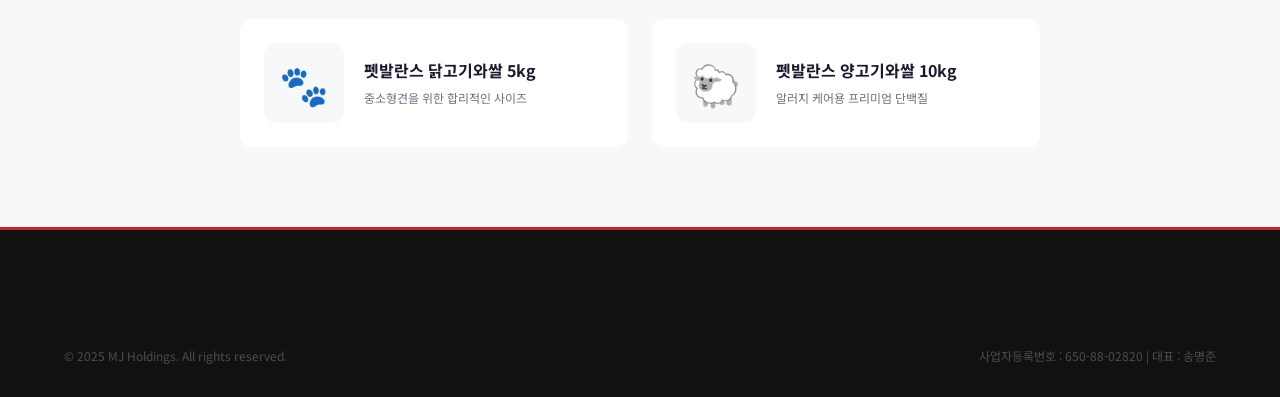
<file: pages/pet-product/chicken-10kg.html>
<!DOCTYPE html>
<html lang="ko">
<head>
  <meta charset="UTF-8" />
  <meta name="viewport" content="width=device-width, initial-scale=1.0" />
  <title>펫발란스 닭고기와쌀 10kg | 펫발란스</title>
  <meta
    name="description"
    content="다견 가정을 위한 든든한 대용량 프리미엄 주식, 펫발란스 닭고기와쌀 10kg의 제품 정보와 영양 성분을 확인하세요."
  />
  <link rel="canonical" href="https://pet-balance.co.kr/pages/pet-product/chicken-10kg" />
  <meta property="og:type" content="website" />
  <meta property="og:title" content="펫발란스 닭고기와쌀 10kg | 펫발란스" />
  <meta
    property="og:description"
    content="다견 가정을 위한 든든한 대용량 프리미엄 주식, 펫발란스 닭고기와쌀 10kg의 제품 정보와 영양 성분을 확인하세요."
  />
  <meta property="og:url" content="https://pet-balance.co.kr/pages/pet-product/chicken-10kg" />
  <meta property="og:site_name" content="펫발란스" />
  <meta property="og:locale" content="ko_KR" />
  <meta property="og:image" content="https://pet-balance.co.kr/assets/images/og-petbalance.jpg" />
  <link rel="stylesheet" href="../../css/variables.css" />
  <link rel="stylesheet" href="../../css/base.css" />
  <link rel="stylesheet" href="../../css/nav.css" />
  <link rel="stylesheet" href="../../css/sections.css" />
  <link rel="stylesheet" href="product-detail.css" />
</head>
<body>

  <!-- Nav -->
  <nav class="nav" id="nav">
    <div class="nav__inner">
      <a href="../../index.html" class="nav__logo">
        <img src="../../assets/images/logo.png" alt="PetBalance" style="height:44px;width:auto;" onerror="this.style.display='none';this.nextElementSibling.style.display='flex'">
        <span style="display:none;font-family:var(--font-en);font-size:1.35rem;font-weight:700;color:var(--color-primary);">PetBalance</span>
      </a>
      <ul class="nav__menu">
        <li class="nav__item">
          <a href="../../pages/petbalance/" class="nav__link">PETBALANCE</a>
          <div class="nav__dropdown">
            <a href="../../pages/petbalance/" class="nav__dropdown-link">소개</a>
            <a href="../../pages/petbalance/ceo.html" class="nav__dropdown-link">CEO 인사말</a>
            <a href="../../pages/petbalance/history.html" class="nav__dropdown-link">연혁</a>
          </div>
        </li>
        <li class="nav__item"><a href="../../pages/pet-product/" class="nav__link active">PRODUCT</a></li>
        <li class="nav__item">
          <a href="../../pages/pet-service/" class="nav__link">SERVICE</a>
          <div class="nav__dropdown">
            <a href="https://smartstore.naver.com/pet_balance" class="nav__dropdown-link" target="_blank" rel="noopener">공식몰</a>
            <a href="../../pages/hangeuruth/" class="nav__dropdown-link">한그릇</a>
          </div>
        </li>
        <li class="nav__item">
          <a href="../../pages/pet-advisor/" class="nav__link">ADVISOR</a>
          <div class="nav__dropdown">
            <a href="../../pages/pet-advisor/" class="nav__dropdown-link">서비스소개</a>
          </div>
        </li>
        <li class="nav__item">
          <a href="../../pages/community/notice.html" class="nav__link">COMMUNITY</a>
          <div class="nav__dropdown">
            <a href="../../pages/community/notice.html" class="nav__dropdown-link">공지사항</a>
          </div>
        </li>
        <li class="nav__item">
          <a href="../../pages/ethics/" class="nav__link">ETHICS</a>
          <div class="nav__dropdown">
            <a href="../../pages/ethics/intro.html" class="nav__dropdown-link">윤리규정소개</a>
            <a href="../../pages/ethics/report.html" class="nav__dropdown-link">윤리신고센터</a>
          </div>
        </li>
      </ul>
      <div class="nav__controls">
        <button class="nav__lang" id="langToggle" aria-label="언어 전환">
          <svg width="14" height="14" viewBox="0 0 24 24" fill="none" stroke="currentColor" stroke-width="2">
            <circle cx="12" cy="12" r="10"/><line x1="2" y1="12" x2="22" y2="12"/>
            <path d="M12 2a15.3 15.3 0 0 1 4 10 15.3 15.3 0 0 1-4 10 15.3 15.3 0 0 1-4-10 15.3 15.3 0 0 1 4-10z"/>
          </svg>
          KOR
        </button>
        <button class="nav__hamburger" id="hamburger" aria-label="메뉴 열기">
          <span></span><span></span><span></span>
        </button>
      </div>
    </div>
  </nav>

  <!-- Mega Menu -->
  <div class="nav__mega" id="megaMenu">
    <div class="nav__mega-inner">
      <div class="nav__mega-col">
        <a href="../../pages/petbalance/" class="nav__mega-link">소개</a>
        <a href="../../pages/petbalance/ceo.html" class="nav__mega-link">CEO 인사말</a>
        <a href="../../pages/petbalance/history.html" class="nav__mega-link">연혁</a>
        <a href="../../pages/petbalance/factory.html" class="nav__mega-link">공장소개</a>
        <a href="../../pages/petbalance/directions.html" class="nav__mega-link">찾아오시는길</a>
      </div>
      <div class="nav__mega-col">
        <!-- PET PRODUCT 서브메뉴 -->
      </div>
      <div class="nav__mega-col">
        <!-- PET SERVICE 서브메뉴 -->
      </div>
      <div class="nav__mega-col">
        <!-- PET ADVISOR 서브메뉴 -->
      </div>
      <div class="nav__mega-col">
        <a href="../../pages/community/notice.html" class="nav__mega-link">공지사항</a>
      </div>
      <div class="nav__mega-col">
        <a href="../../pages/ethics/intro.html" class="nav__mega-link">윤리규정소개</a>
        <a href="../../pages/ethics/report.html" class="nav__mega-link">윤리신고센터</a>
      </div>
    </div>
  </div>

  <!-- Breadcrumb -->
  <div class="breadcrumb">
    <div class="breadcrumb__inner">
      <a href="../../index.html">🏠</a>
      <span class="sep">›</span>
      <a href="../../pages/pet-product/">PET PRODUCT</a>
      <span class="sep">›</span>
      <span class="current">닭고기와쌀 10kg</span>
    </div>
  </div>

  <!-- 섹션 1: 제품 헤드 -->
  <section class="product-head">
    <div class="container">
      <div class="head-grid">
        <div class="head-img">
          <span class="badge best">BEST</span>
          <img src="../../assets/images/product-chicken-10kg.jpg" alt="닭고기와쌀 10kg"
            onerror="this.style.display='none';this.nextElementSibling.style.display='flex'">
          <div class="img-placeholder" style="display:none;">🐾</div>
        </div>
        <div class="head-info">
          <span class="head-category">🐔 DRY FOOD · ADULT</span>
          <h1 class="head-title">펫발란스 닭고기와쌀</h1>
          <div class="head-weight">10kg</div>
          <p class="head-tagline">
            다견 가정을 위한<br>
            <strong>든든한 대용량 프리미엄 주식</strong>
          </p>
          <ul class="head-points">
            <li>✓ 생후 12개월 이상 전 연령 반려견에게 추천</li>
            <li>✓ 필수 아미노산과 에너지를 최적화하여 설계</li>
            <li>✓ 단백질, 지방, 비타민, 미네랄의 첨가</li>
          </ul>
          <div class="head-cta">
            <a href="https://mkt.shopping.naver.com/link/69af69d22fb5a54c0723daef" target="_blank" rel="noopener" class="btn-shop">
              스마트스토어 구매하기 →
            </a>
          </div>
        </div>
      </div>
    </div>
  </section>

  <!-- 섹션 2: 6각형 영양 그래프 -->
  <section class="nutrition-section">
    <div class="container">
      <div class="section-header-center">
        <span class="eyebrow">Nutrition Balance</span>
        <h2 class="section-title">왜 이 사료인가</h2>
        <p class="section-desc">펫발란스 닭고기와쌀의 6가지 영양 밸런스</p>
      </div>

      <div class="nutrition-grid">
        <div class="hexagon-wrap">
          <svg viewBox="0 0 400 400" class="hexagon-chart" id="hexChart">
            <!-- 배경 -->
            <polygon points="200,40 340,120 340,280 200,360 60,280 60,120" class="hex-bg level-5"/>
            <polygon points="200,72 312,136 312,264 200,328 88,264 88,136" class="hex-bg level-4"/>
            <polygon points="200,104 284,152 284,248 200,296 116,248 116,152" class="hex-bg level-3"/>
            <polygon points="200,136 256,168 256,232 200,264 144,232 144,168" class="hex-bg level-2"/>
            <polygon points="200,168 228,184 228,216 200,232 172,216 172,184" class="hex-bg level-1"/>

            <!-- 축 -->
            <line x1="200" y1="200" x2="200" y2="40" class="hex-axis"/>
            <line x1="200" y1="200" x2="340" y2="120" class="hex-axis"/>
            <line x1="200" y1="200" x2="340" y2="280" class="hex-axis"/>
            <line x1="200" y1="200" x2="200" y2="360" class="hex-axis"/>
            <line x1="200" y1="200" x2="60" y2="280" class="hex-axis"/>
            <line x1="200" y1="200" x2="60" y2="120" class="hex-axis"/>

            <!-- 데이터 (5,4,4,3,4,4 = 기호성/단백질/소화/알러지/피모/면역) -->
            <polygon points="200,40 312,136 284,248 200,264 116,248 88,136"
              class="hex-data" id="hexData"/>

            <!-- 데이터 포인트 원 (닭고기 10kg: 기호5/단백4/소화4/알러지3/피모4/면역4) -->
            <circle cx="200" cy="40" r="5" class="hex-point"/>
            <circle cx="312" cy="136" r="5" class="hex-point"/>
            <circle cx="284" cy="248" r="5" class="hex-point"/>
            <circle cx="200" cy="264" r="5" class="hex-point"/>
            <circle cx="116" cy="248" r="5" class="hex-point"/>
            <circle cx="88" cy="136" r="5" class="hex-point"/>

            <!-- 라벨 -->
            <text x="200" y="25" class="hex-label">기호성</text>
            <text x="355" y="120" class="hex-label" text-anchor="start">단백질</text>
            <text x="355" y="285" class="hex-label" text-anchor="start">소화 흡수</text>
            <text x="200" y="385" class="hex-label">알러지 케어</text>
            <text x="45" y="285" class="hex-label" text-anchor="end">피모 / 관절</text>
            <text x="45" y="120" class="hex-label" text-anchor="end">면역력</text>
          </svg>
        </div>

        <div class="nutrition-text">
          <div class="nutrition-item">
            <div class="nutrition-num">01</div>
            <div>
              <div class="nutrition-title">탁월한 기호성</div>
              <div class="nutrition-desc">까다로운 반려견도 잘 먹는 신선한 닭고기 베이스</div>
            </div>
          </div>
          <div class="nutrition-item">
            <div class="nutrition-num">02</div>
            <div>
              <div class="nutrition-title">고품질 단백질</div>
              <div class="nutrition-desc">조단백 17% 이상으로 활발한 활동량을 지원</div>
            </div>
          </div>
          <div class="nutrition-item">
            <div class="nutrition-num">03</div>
            <div>
              <div class="nutrition-title">소화가 편안한 쌀</div>
              <div class="nutrition-desc">탄수화물원으로 쌀을 사용해 소화 부담을 줄임</div>
            </div>
          </div>
          <div class="nutrition-item">
            <div class="nutrition-num">04</div>
            <div>
              <div class="nutrition-title">균형 잡힌 영양</div>
              <div class="nutrition-desc">AAFCO 기준에 부합하는 완전 균형 식단</div>
            </div>
          </div>
        </div>
      </div>
    </div>
  </section>

  <!-- 섹션 3: 핵심 특징 -->
  <section class="features-section">
    <div class="container">
      <div class="features-grid">
        <div class="feature-card">
          <div class="feature-icon">🐔</div>
          <div class="feature-title">엄선된 닭고기</div>
          <div class="feature-desc">신선한 닭고기를 주원료로 사용하여 우수한 기호성과 단백질 공급</div>
        </div>
        <div class="feature-card">
          <div class="feature-icon">🌾</div>
          <div class="feature-title">소화 흡수율 우수</div>
          <div class="feature-desc">쌀 기반의 탄수화물로 위장이 예민한 반려견도 편안하게 급여</div>
        </div>
        <div class="feature-card">
          <div class="feature-icon">💪</div>
          <div class="feature-title">전 연령 추천</div>
          <div class="feature-desc">생후 12개월 이상의 모든 성견에게 균형 잡힌 영양 제공</div>
        </div>
      </div>
    </div>
  </section>

  <!-- 섹션 4: 권장 급여량 -->
  <section class="feeding-section">
    <div class="container">
      <div class="section-header-center">
        <span class="eyebrow">Daily Feeding</span>
        <h2 class="section-title">일일 권장 급여량</h2>
      </div>

      <div class="feeding-tables">
        <div class="feeding-table">
          <div class="feeding-table__head">6 ~ 12개월 <span>6-12 months</span></div>
          <table>
            <thead>
              <tr><th>체중 (Body WT)</th><th>급여량 (Daily Feeding)</th></tr>
            </thead>
            <tbody>
              <tr><td>3kg ~ 5kg</td><td>80 ~ 130g</td></tr>
              <tr><td>5kg ~ 10kg</td><td>120 ~ 250g</td></tr>
              <tr><td>10kg ~ 15kg</td><td>250 ~ 400g</td></tr>
              <tr><td>15kg ~ 20kg</td><td>400 ~ 600g</td></tr>
              <tr><td>20kg ~</td><td>600g</td></tr>
            </tbody>
          </table>
        </div>

        <div class="feeding-table">
          <div class="feeding-table__head">12개월 이상 <span>12 months ~</span></div>
          <table>
            <thead>
              <tr><th>체중 (Body WT)</th><th>급여량 (Daily Feeding)</th></tr>
            </thead>
            <tbody>
              <tr><td>3kg ~ 5kg</td><td>80 ~ 180g</td></tr>
              <tr><td>5kg ~ 10kg</td><td>180 ~ 300g</td></tr>
              <tr><td>10kg ~ 15kg</td><td>300 ~ 450g</td></tr>
              <tr><td>15kg ~ 20kg</td><td>450 ~ 600g</td></tr>
              <tr><td>20kg ~</td><td>600g</td></tr>
            </tbody>
          </table>
        </div>
      </div>

      <p class="feeding-note">
        ※ 일회용 종이컵으로 1컵은 약 80g 입니다.<br>
        ※ 섭취량과 활동량에 따라 가감하여 주십시오.
      </p>
    </div>
  </section>

  <!-- 섹션 5: 등록 함량 -->
  <section class="spec-section">
    <div class="container">
      <div class="section-header-center">
        <span class="eyebrow">Nutritional Information</span>
        <h2 class="section-title">등록 함량</h2>
      </div>

      <div class="spec-table-wrap">
        <table class="spec-table">
          <thead>
            <tr>
              <th>조단백</th><th>조지방</th><th>칼슘</th><th>인</th>
              <th>조섬유</th><th>조회분</th><th>수분</th>
            </tr>
          </thead>
          <tbody>
            <tr>
              <td>17.0% 이상</td><td>5.0% 이상</td><td>0.80% 이상</td><td>0.70% 이상</td>
              <td>8.0% 이하</td><td>10.0% 이하</td><td>12.0% 이하</td>
            </tr>
          </tbody>
        </table>
      </div>
    </div>
  </section>

  <!-- 섹션 6: 관련 제품 -->
  <section class="related-section">
    <div class="container">
      <h2 class="section-title">함께 보면 좋은 제품</h2>
      <div class="related-grid">
        <a href="chicken-5kg.html" class="related-card">
          <div class="related-img">🐾</div>
          <div class="related-info">
            <div class="related-name">펫발란스 닭고기와쌀 5kg</div>
            <div class="related-desc">중소형견을 위한 합리적인 사이즈</div>
          </div>
        </a>
        <a href="lamb-10kg.html" class="related-card">
          <div class="related-img">🐑</div>
          <div class="related-info">
            <div class="related-name">펫발란스 양고기와쌀 10kg</div>
            <div class="related-desc">알러지 케어용 프리미엄 단백질</div>
          </div>
        </a>
      </div>
    </div>
  </section>

  <footer class="footer">
    <div class="footer__inner">
      <div class="footer__bottom">
        <span>© 2025 MJ Holdings. All rights reserved.</span>
        <span>사업자등록번호 : 650-88-02820 | 대표 : 송명준</span>
      </div>
    </div>
  </footer>

  <script src="../../js/nav.js"></script>
</body>
</html>
</file>
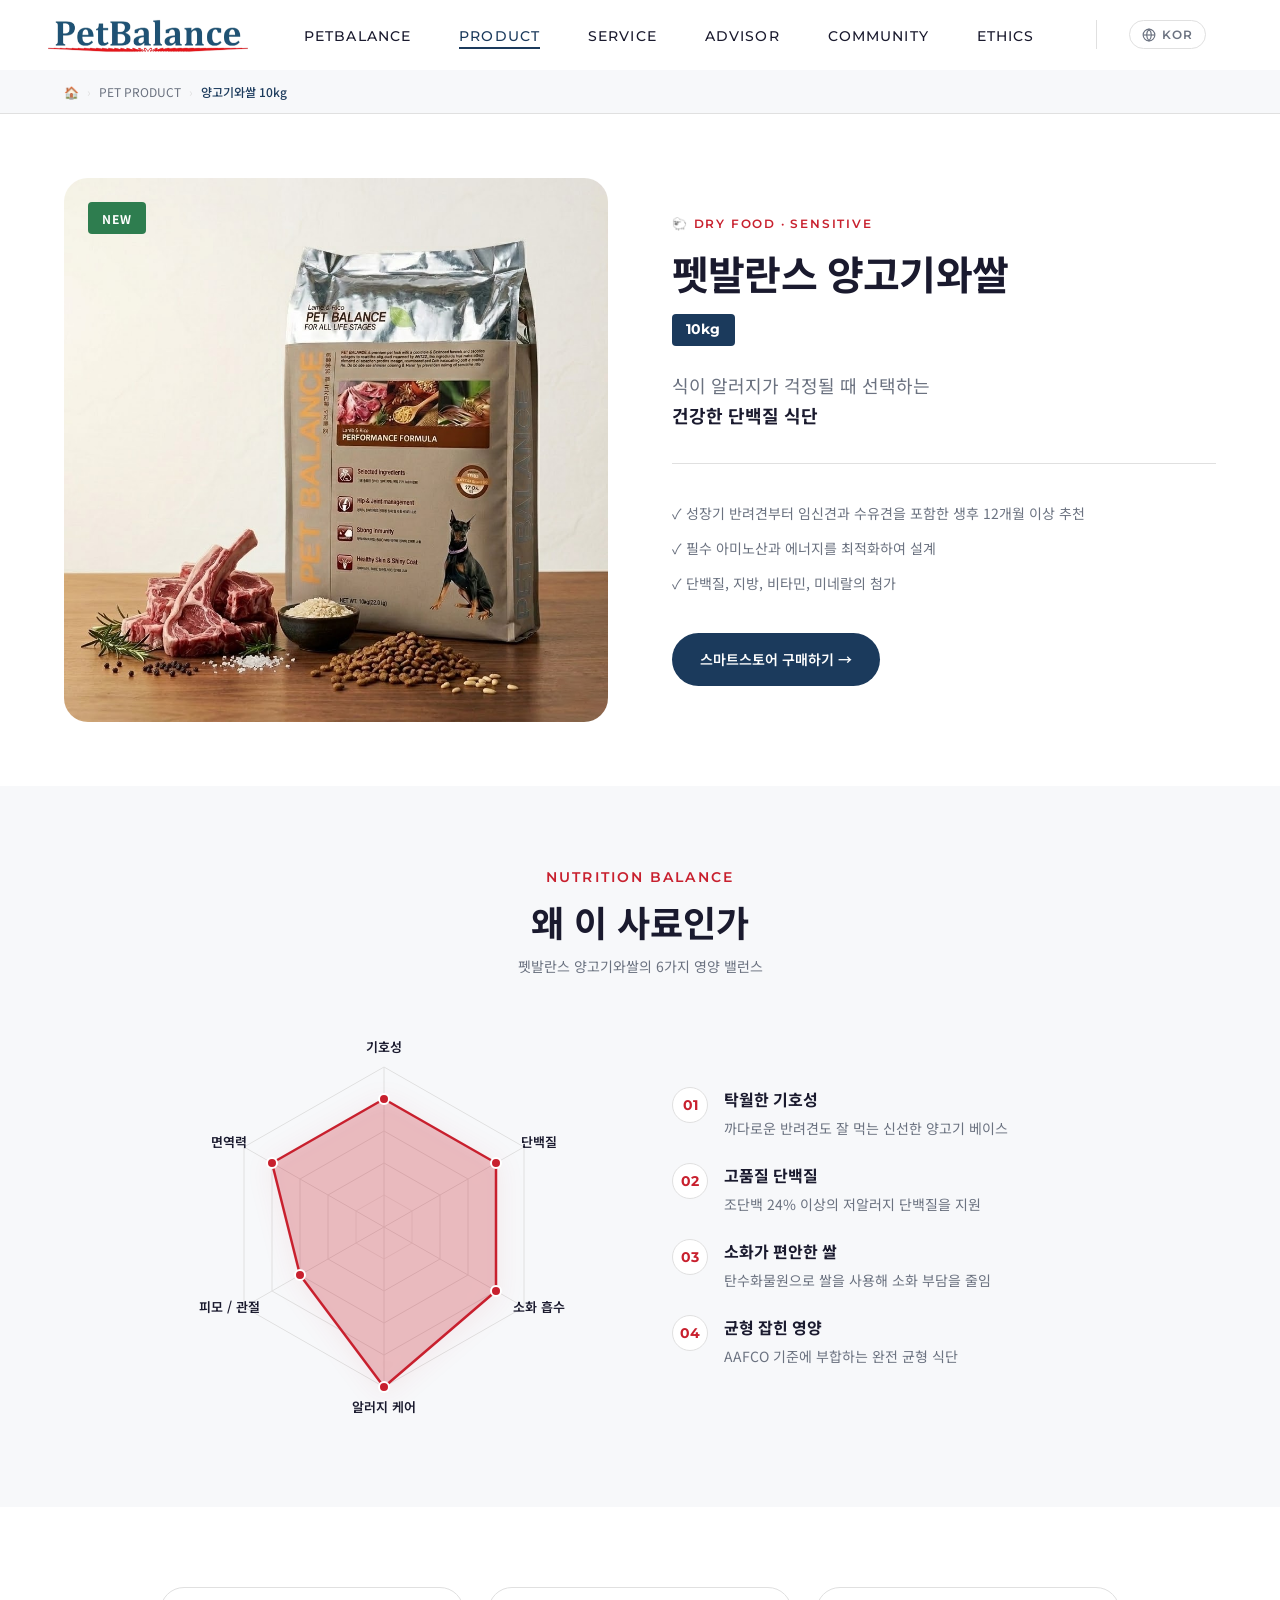
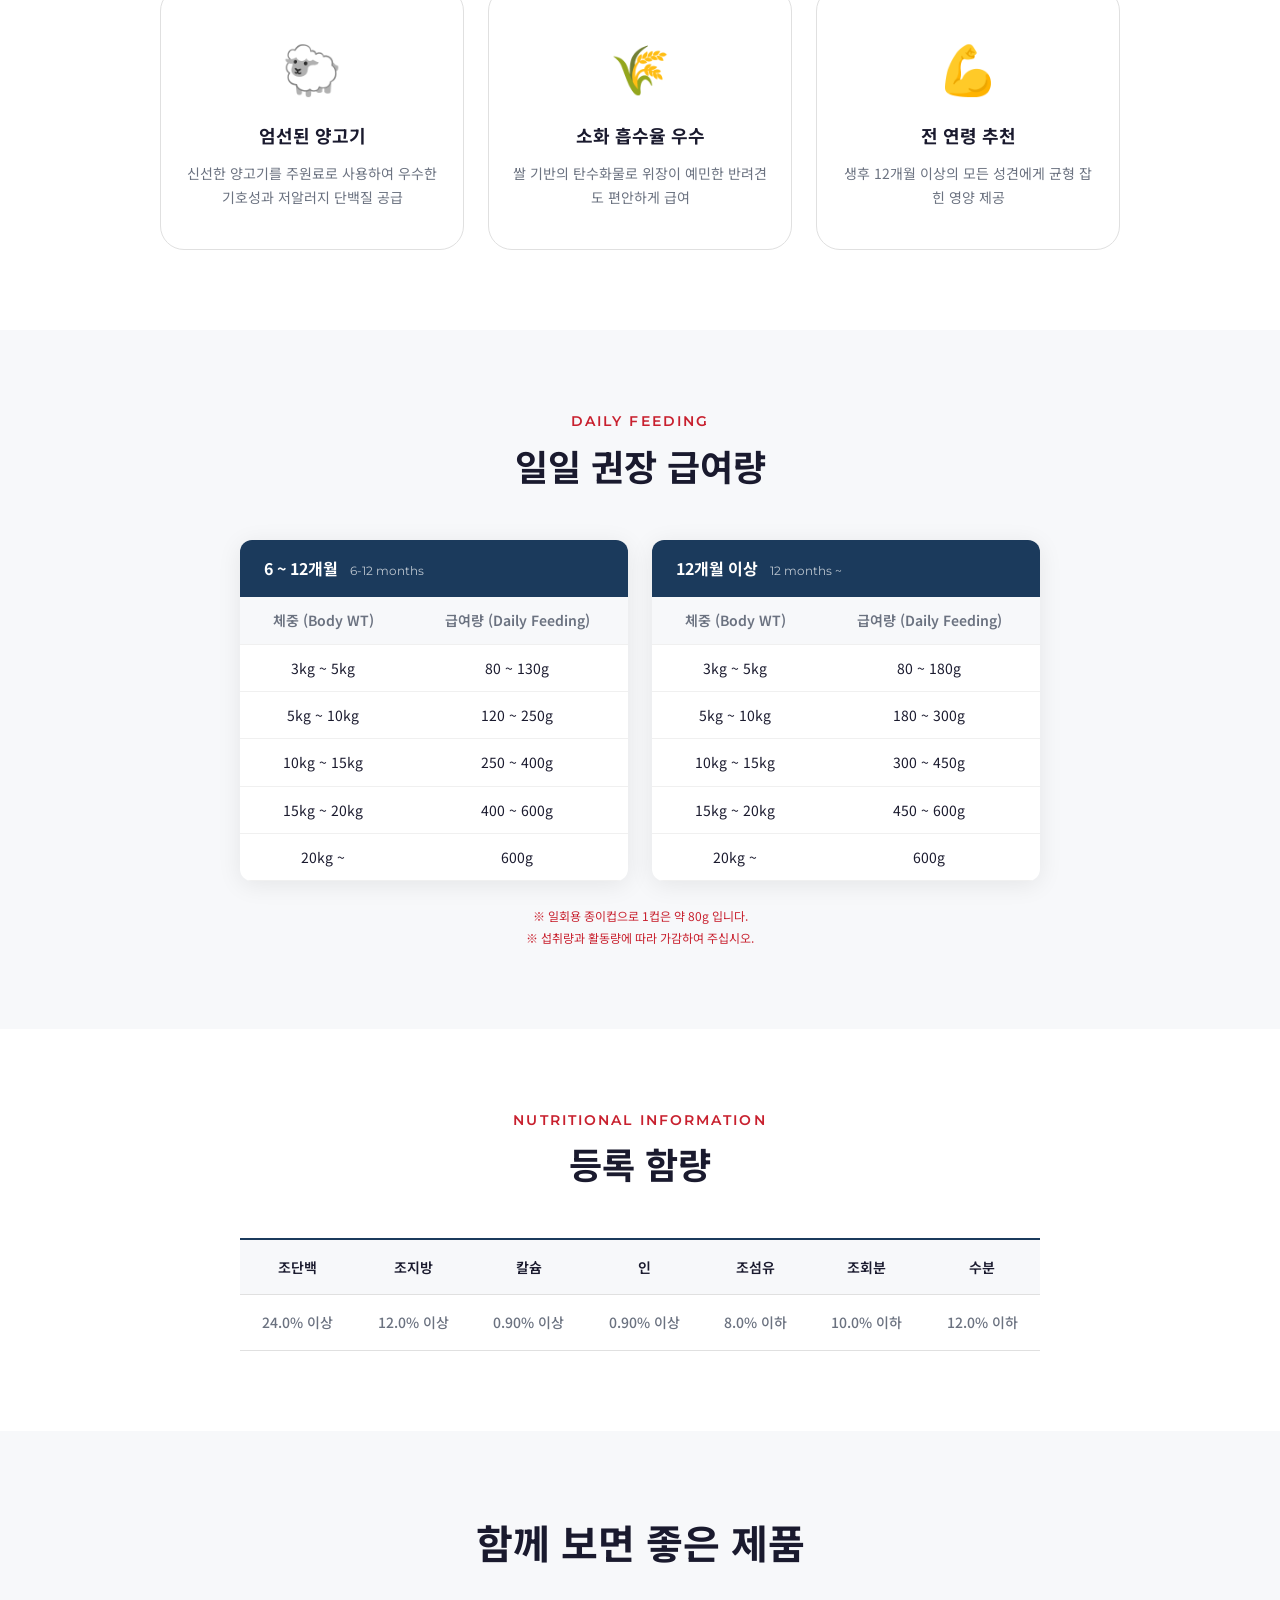
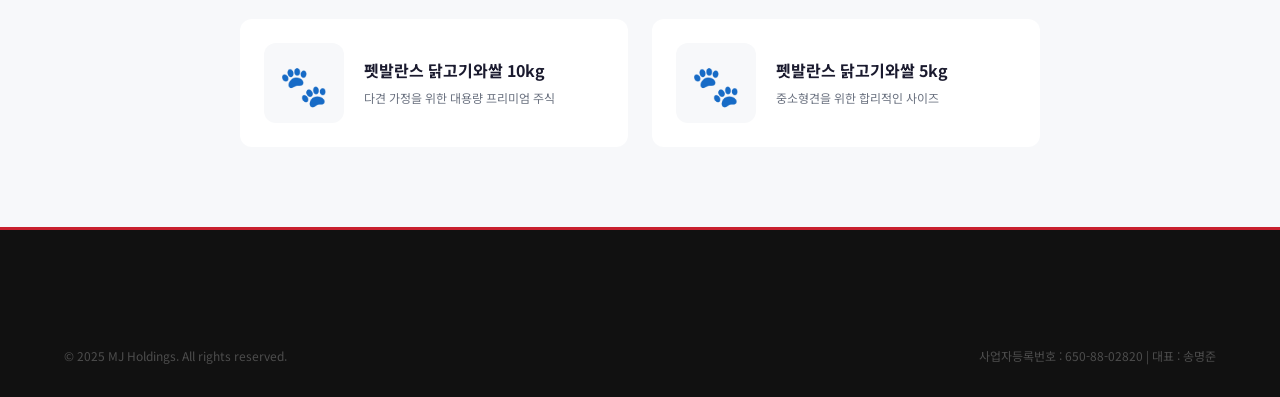
<file: pages/pet-product/lamb-10kg.html>
<!DOCTYPE html>
<html lang="ko">
<head>
  <meta charset="UTF-8" />
  <meta name="viewport" content="width=device-width, initial-scale=1.0" />
  <title>펫발란스 양고기와쌀 10kg | 펫발란스</title>
  <meta
    name="description"
    content="식이 알러지가 걱정될 때 선택하는 저알러지 단백질 사료, 펫발란스 양고기와쌀 10kg의 제품 정보와 영양 성분을 확인하세요."
  />
  <link rel="canonical" href="https://pet-balance.co.kr/pages/pet-product/lamb-10kg" />
  <meta property="og:type" content="website" />
  <meta property="og:title" content="펫발란스 양고기와쌀 10kg | 펫발란스" />
  <meta
    property="og:description"
    content="식이 알러지가 걱정될 때 선택하는 저알러지 단백질 사료, 펫발란스 양고기와쌀 10kg의 제품 정보와 영양 성분을 확인하세요."
  />
  <meta property="og:url" content="https://pet-balance.co.kr/pages/pet-product/lamb-10kg" />
  <meta property="og:site_name" content="펫발란스" />
  <meta property="og:locale" content="ko_KR" />
  <meta property="og:image" content="https://pet-balance.co.kr/assets/images/og-petbalance.jpg" />
  <link rel="stylesheet" href="../../css/variables.css" />
  <link rel="stylesheet" href="../../css/base.css" />
  <link rel="stylesheet" href="../../css/nav.css" />
  <link rel="stylesheet" href="../../css/sections.css" />
  <link rel="stylesheet" href="product-detail.css" />
</head>
<body>

  <!-- Nav -->
  <nav class="nav" id="nav">
    <div class="nav__inner">
      <a href="../../index.html" class="nav__logo">
        <img src="../../assets/images/logo.png" alt="PetBalance" style="height:44px;width:auto;" onerror="this.style.display='none';this.nextElementSibling.style.display='flex'">
        <span style="display:none;font-family:var(--font-en);font-size:1.35rem;font-weight:700;color:var(--color-primary);">PetBalance</span>
      </a>
      <ul class="nav__menu">
        <li class="nav__item">
          <a href="../../pages/petbalance/" class="nav__link">PETBALANCE</a>
          <div class="nav__dropdown">
            <a href="../../pages/petbalance/" class="nav__dropdown-link">소개</a>
            <a href="../../pages/petbalance/ceo.html" class="nav__dropdown-link">CEO 인사말</a>
            <a href="../../pages/petbalance/history.html" class="nav__dropdown-link">연혁</a>
          </div>
        </li>
        <li class="nav__item"><a href="../../pages/pet-product/" class="nav__link active">PRODUCT</a></li>
        <li class="nav__item">
          <a href="../../pages/pet-service/" class="nav__link">SERVICE</a>
          <div class="nav__dropdown">
            <a href="https://smartstore.naver.com/pet_balance" class="nav__dropdown-link" target="_blank" rel="noopener">공식몰</a>
            <a href="../../pages/hangeuruth/" class="nav__dropdown-link">한그릇</a>
          </div>
        </li>
        <li class="nav__item">
          <a href="../../pages/pet-advisor/" class="nav__link">ADVISOR</a>
          <div class="nav__dropdown">
            <a href="../../pages/pet-advisor/" class="nav__dropdown-link">서비스소개</a>
          </div>
        </li>
        <li class="nav__item">
          <a href="../../pages/community/notice.html" class="nav__link">COMMUNITY</a>
          <div class="nav__dropdown">
            <a href="../../pages/community/notice.html" class="nav__dropdown-link">공지사항</a>
          </div>
        </li>
        <li class="nav__item">
          <a href="../../pages/ethics/" class="nav__link">ETHICS</a>
          <div class="nav__dropdown">
            <a href="../../pages/ethics/intro.html" class="nav__dropdown-link">윤리규정소개</a>
            <a href="../../pages/ethics/report.html" class="nav__dropdown-link">윤리신고센터</a>
          </div>
        </li>
      </ul>
      <div class="nav__controls">
        <button class="nav__lang" id="langToggle" aria-label="언어 전환">
          <svg width="14" height="14" viewBox="0 0 24 24" fill="none" stroke="currentColor" stroke-width="2">
            <circle cx="12" cy="12" r="10"/><line x1="2" y1="12" x2="22" y2="12"/>
            <path d="M12 2a15.3 15.3 0 0 1 4 10 15.3 15.3 0 0 1-4 10 15.3 15.3 0 0 1-4-10 15.3 15.3 0 0 1 4-10z"/>
          </svg>
          KOR
        </button>
        <button class="nav__hamburger" id="hamburger" aria-label="메뉴 열기">
          <span></span><span></span><span></span>
        </button>
      </div>
    </div>
  </nav>

  <!-- Mega Menu -->
  <div class="nav__mega" id="megaMenu">
    <div class="nav__mega-inner">
      <div class="nav__mega-col">
        <a href="../../pages/petbalance/" class="nav__mega-link">소개</a>
        <a href="../../pages/petbalance/ceo.html" class="nav__mega-link">CEO 인사말</a>
        <a href="../../pages/petbalance/history.html" class="nav__mega-link">연혁</a>
        <a href="../../pages/petbalance/factory.html" class="nav__mega-link">공장소개</a>
        <a href="../../pages/petbalance/directions.html" class="nav__mega-link">찾아오시는길</a>
      </div>
      <div class="nav__mega-col">
        <!-- PET PRODUCT 서브메뉴 -->
      </div>
      <div class="nav__mega-col">
        <!-- PET SERVICE 서브메뉴 -->
      </div>
      <div class="nav__mega-col">
        <!-- PET ADVISOR 서브메뉴 -->
      </div>
      <div class="nav__mega-col">
        <a href="../../pages/community/notice.html" class="nav__mega-link">공지사항</a>
      </div>
      <div class="nav__mega-col">
        <a href="../../pages/ethics/intro.html" class="nav__mega-link">윤리규정소개</a>
        <a href="../../pages/ethics/report.html" class="nav__mega-link">윤리신고센터</a>
      </div>
    </div>
  </div>

  <!-- Breadcrumb -->
  <div class="breadcrumb">
    <div class="breadcrumb__inner">
      <a href="../../index.html">🏠</a>
      <span class="sep">›</span>
      <a href="../../pages/pet-product/">PET PRODUCT</a>
      <span class="sep">›</span>
      <span class="current">양고기와쌀 10kg</span>
    </div>
  </div>

  <!-- 섹션 1: 제품 헤드 -->
  <section class="product-head">
    <div class="container">
      <div class="head-grid">
        <div class="head-img">
          <span class="badge new">NEW</span>
          <img src="../../assets/images/product-lamb-10kg.jpg" alt="양고기와쌀 10kg"
            onerror="this.style.display='none';this.nextElementSibling.style.display='flex'">
          <div class="img-placeholder" style="display:none;">🐑</div>
        </div>
        <div class="head-info">
          <span class="head-category">🐑 DRY FOOD · SENSITIVE</span>
          <h1 class="head-title">펫발란스 양고기와쌀</h1>
          <div class="head-weight">10kg</div>
          <p class="head-tagline">
            식이 알러지가 걱정될 때 선택하는<br>
            <strong>건강한 단백질 식단</strong>
          </p>
          <ul class="head-points">
            <li>✓ 성장기 반려견부터 임신견과 수유견을 포함한 생후 12개월 이상 추천</li>
            <li>✓ 필수 아미노산과 에너지를 최적화하여 설계</li>
            <li>✓ 단백질, 지방, 비타민, 미네랄의 첨가</li>
          </ul>
          <div class="head-cta">
            <a href="https://mkt.shopping.naver.com/link/69af69d22fb5a54c0723daef" target="_blank" rel="noopener" class="btn-shop">
              스마트스토어 구매하기 →
            </a>
          </div>
        </div>
      </div>
    </div>
  </section>

  <!-- 섹션 2: 6각형 영양 그래프 -->
  <section class="nutrition-section">
    <div class="container">
      <div class="section-header-center">
        <span class="eyebrow">Nutrition Balance</span>
        <h2 class="section-title">왜 이 사료인가</h2>
        <p class="section-desc">펫발란스 양고기와쌀의 6가지 영양 밸런스</p>
      </div>

      <div class="nutrition-grid">
        <div class="hexagon-wrap">
          <svg viewBox="0 0 400 400" class="hexagon-chart" id="hexChart">
            <!-- 배경 -->
            <polygon points="200,40 340,120 340,280 200,360 60,280 60,120" class="hex-bg level-5"/>
            <polygon points="200,72 312,136 312,264 200,328 88,264 88,136" class="hex-bg level-4"/>
            <polygon points="200,104 284,152 284,248 200,296 116,248 116,152" class="hex-bg level-3"/>
            <polygon points="200,136 256,168 256,232 200,264 144,232 144,168" class="hex-bg level-2"/>
            <polygon points="200,168 228,184 228,216 200,232 172,216 172,184" class="hex-bg level-1"/>

            <!-- 축 -->
            <line x1="200" y1="200" x2="200" y2="40" class="hex-axis"/>
            <line x1="200" y1="200" x2="340" y2="120" class="hex-axis"/>
            <line x1="200" y1="200" x2="340" y2="280" class="hex-axis"/>
            <line x1="200" y1="200" x2="200" y2="360" class="hex-axis"/>
            <line x1="200" y1="200" x2="60" y2="280" class="hex-axis"/>
            <line x1="200" y1="200" x2="60" y2="120" class="hex-axis"/>

            <!-- 데이터 (4,5,5,5,4,4 = 기호성/단백질/소화/알러지/피모/면역) -->
            <polygon points="200,72 312,136 312,264 200,360 116,248 88,136"
              class="hex-data" id="hexData"/>

            <!-- 데이터 포인트 원 (양고기: 기호4/단백5/소화5/알러지5/피모4/면역4) -->
            <circle cx="200" cy="72" r="5" class="hex-point"/>
            <circle cx="312" cy="136" r="5" class="hex-point"/>
            <circle cx="312" cy="264" r="5" class="hex-point"/>
            <circle cx="200" cy="360" r="5" class="hex-point"/>
            <circle cx="116" cy="248" r="5" class="hex-point"/>
            <circle cx="88" cy="136" r="5" class="hex-point"/>

            <!-- 라벨 -->
            <text x="200" y="25" class="hex-label">기호성</text>
            <text x="355" y="120" class="hex-label" text-anchor="start">단백질</text>
            <text x="355" y="285" class="hex-label" text-anchor="start">소화 흡수</text>
            <text x="200" y="385" class="hex-label">알러지 케어</text>
            <text x="45" y="285" class="hex-label" text-anchor="end">피모 / 관절</text>
            <text x="45" y="120" class="hex-label" text-anchor="end">면역력</text>
          </svg>
        </div>

        <div class="nutrition-text">
          <div class="nutrition-item">
            <div class="nutrition-num">01</div>
            <div>
              <div class="nutrition-title">탁월한 기호성</div>
              <div class="nutrition-desc">까다로운 반려견도 잘 먹는 신선한 양고기 베이스</div>
            </div>
          </div>
          <div class="nutrition-item">
            <div class="nutrition-num">02</div>
            <div>
              <div class="nutrition-title">고품질 단백질</div>
              <div class="nutrition-desc">조단백 24% 이상의 저알러지 단백질을 지원</div>
            </div>
          </div>
          <div class="nutrition-item">
            <div class="nutrition-num">03</div>
            <div>
              <div class="nutrition-title">소화가 편안한 쌀</div>
              <div class="nutrition-desc">탄수화물원으로 쌀을 사용해 소화 부담을 줄임</div>
            </div>
          </div>
          <div class="nutrition-item">
            <div class="nutrition-num">04</div>
            <div>
              <div class="nutrition-title">균형 잡힌 영양</div>
              <div class="nutrition-desc">AAFCO 기준에 부합하는 완전 균형 식단</div>
            </div>
          </div>
        </div>
      </div>
    </div>
  </section>

  <!-- 섹션 3: 핵심 특징 -->
  <section class="features-section">
    <div class="container">
      <div class="features-grid">
        <div class="feature-card">
          <div class="feature-icon">🐑</div>
          <div class="feature-title">엄선된 양고기</div>
          <div class="feature-desc">신선한 양고기를 주원료로 사용하여 우수한 기호성과 저알러지 단백질 공급</div>
        </div>
        <div class="feature-card">
          <div class="feature-icon">🌾</div>
          <div class="feature-title">소화 흡수율 우수</div>
          <div class="feature-desc">쌀 기반의 탄수화물로 위장이 예민한 반려견도 편안하게 급여</div>
        </div>
        <div class="feature-card">
          <div class="feature-icon">💪</div>
          <div class="feature-title">전 연령 추천</div>
          <div class="feature-desc">생후 12개월 이상의 모든 성견에게 균형 잡힌 영양 제공</div>
        </div>
      </div>
    </div>
  </section>

  <!-- 섹션 4: 권장 급여량 -->
  <section class="feeding-section">
    <div class="container">
      <div class="section-header-center">
        <span class="eyebrow">Daily Feeding</span>
        <h2 class="section-title">일일 권장 급여량</h2>
      </div>

      <div class="feeding-tables">
        <div class="feeding-table">
          <div class="feeding-table__head">6 ~ 12개월 <span>6-12 months</span></div>
          <table>
            <thead>
              <tr><th>체중 (Body WT)</th><th>급여량 (Daily Feeding)</th></tr>
            </thead>
            <tbody>
              <tr><td>3kg ~ 5kg</td><td>80 ~ 130g</td></tr>
              <tr><td>5kg ~ 10kg</td><td>120 ~ 250g</td></tr>
              <tr><td>10kg ~ 15kg</td><td>250 ~ 400g</td></tr>
              <tr><td>15kg ~ 20kg</td><td>400 ~ 600g</td></tr>
              <tr><td>20kg ~</td><td>600g</td></tr>
            </tbody>
          </table>
        </div>

        <div class="feeding-table">
          <div class="feeding-table__head">12개월 이상 <span>12 months ~</span></div>
          <table>
            <thead>
              <tr><th>체중 (Body WT)</th><th>급여량 (Daily Feeding)</th></tr>
            </thead>
            <tbody>
              <tr><td>3kg ~ 5kg</td><td>80 ~ 180g</td></tr>
              <tr><td>5kg ~ 10kg</td><td>180 ~ 300g</td></tr>
              <tr><td>10kg ~ 15kg</td><td>300 ~ 450g</td></tr>
              <tr><td>15kg ~ 20kg</td><td>450 ~ 600g</td></tr>
              <tr><td>20kg ~</td><td>600g</td></tr>
            </tbody>
          </table>
        </div>
      </div>

      <p class="feeding-note">
        ※ 일회용 종이컵으로 1컵은 약 80g 입니다.<br>
        ※ 섭취량과 활동량에 따라 가감하여 주십시오.
      </p>
    </div>
  </section>

  <!-- 섹션 5: 등록 함량 -->
  <section class="spec-section">
    <div class="container">
      <div class="section-header-center">
        <span class="eyebrow">Nutritional Information</span>
        <h2 class="section-title">등록 함량</h2>
      </div>

      <div class="spec-table-wrap">
        <table class="spec-table">
          <thead>
            <tr>
              <th>조단백</th><th>조지방</th><th>칼슘</th><th>인</th>
              <th>조섬유</th><th>조회분</th><th>수분</th>
            </tr>
          </thead>
          <tbody>
            <tr>
              <td>24.0% 이상</td><td>12.0% 이상</td><td>0.90% 이상</td><td>0.90% 이상</td>
              <td>8.0% 이하</td><td>10.0% 이하</td><td>12.0% 이하</td>
            </tr>
          </tbody>
        </table>
      </div>
    </div>
  </section>

  <!-- 섹션 6: 관련 제품 -->
  <section class="related-section">
    <div class="container">
      <h2 class="section-title">함께 보면 좋은 제품</h2>
      <div class="related-grid">
        <a href="chicken-10kg.html" class="related-card">
          <div class="related-img">🐾</div>
          <div class="related-info">
            <div class="related-name">펫발란스 닭고기와쌀 10kg</div>
            <div class="related-desc">다견 가정을 위한 대용량 프리미엄 주식</div>
          </div>
        </a>
        <a href="chicken-5kg.html" class="related-card">
          <div class="related-img">🐾</div>
          <div class="related-info">
            <div class="related-name">펫발란스 닭고기와쌀 5kg</div>
            <div class="related-desc">중소형견을 위한 합리적인 사이즈</div>
          </div>
        </a>
      </div>
    </div>
  </section>

  <footer class="footer">
    <div class="footer__inner">
      <div class="footer__bottom">
        <span>© 2025 MJ Holdings. All rights reserved.</span>
        <span>사업자등록번호 : 650-88-02820 | 대표 : 송명준</span>
      </div>
    </div>
  </footer>

  <script src="../../js/nav.js"></script>
</body>
</html>
</file>
<file: css/variables.css>
/* ============================================
   PETBALANCE — Design Tokens
   디자인 수정 시 이 파일만 편집하세요
   ============================================ */

:root {
  /* Brand Colors */
  --color-primary: #1B3A5C;        /* 메인 네이비 */
  --color-primary-light: #2A5280;
  --color-primary-dark: #0F2340;
  --color-accent: #C8202E;         /* 포인트 레드 */
  --color-accent-dark: #A01820;

  /* Neutrals */
  --color-white: #FFFFFF;
  --color-bg: #F7F8FA;
  --color-bg-section: #EEF1F5;
  --color-text: #1A1A2E;
  --color-text-sub: #6B7280;
  --color-text-light: #999999;
  --color-border: #E0E0E0;

  /* Accent surfaces */
  --color-warm: #F5F0E8;
  --color-green: #2E7D4F;
  --cream: #F5F0E8;

  /* Dark surfaces (footer, contact CTA) */
  --color-dark: #111827;
  --color-dark-text: rgba(255, 255, 255, 0.7);
  --color-dark-border: rgba(255, 255, 255, 0.1);

  /* Typography */
  --font-en: 'Montserrat', 'Helvetica Neue', sans-serif;
  --font-ko: 'Noto Sans KR', 'Apple SD Gothic Neo', sans-serif;

  --size-xs:   0.75rem;   /* 12px */
  --size-sm:   0.875rem;  /* 14px */
  --size-base: 1rem;      /* 16px */
  --size-md:   1.125rem;  /* 18px */
  --size-lg:   1.5rem;    /* 24px */
  --size-xl:   2rem;      /* 32px */
  --size-2xl:  2.5rem;    /* 40px */
  --size-3xl:  3.5rem;    /* 56px */
  --size-hero: clamp(2.5rem, 5vw, 4.5rem);

  /* Spacing */
  --space-xs:  0.5rem;
  --space-sm:  1rem;
  --space-md:  2rem;
  --space-lg:  4rem;
  --space-xl:  6rem;

  /* Layout */
  --nav-height: 70px;
  --max-width: 1280px;
  --section-padding: 0 5%;

  /* Z-index layers */
  --z-nav: 1000;
  --z-hamburger: 1001;
  --z-mega: 999;
  --z-side-nav: 500;

  /* Animation */
  --ease-out: cubic-bezier(0.22, 1, 0.36, 1);
  --transition-base: 0.3s var(--ease-out);
  --transition-slow: 0.7s var(--ease-out);

  /* Shadow */
  --shadow-card: 0 4px 24px rgba(0,0,0,0.08);
  --shadow-card-hover: 0 12px 40px rgba(0,0,0,0.14);
  --shadow-nav: 0 2px 16px rgba(0,0,0,0.08);

  /* Border Radius */
  --radius-sm: 4px;
  --radius-md: 12px;
  --radius-lg: 24px;
  --radius-full: 9999px;
}
</file>
<file: css/base.css>
/* ============================================
   PETBALANCE — Base / Reset / Common
   ============================================ */

@import url('https://fonts.googleapis.com/css2?family=Montserrat:wght@400;500;600;700;800&family=Noto+Sans+KR:wght@400;500;700;900&display=swap');
@import url('https://fonts.googleapis.com/css2?family=Cormorant+Garamond:ital,wght@1,400;1,500;1,600&family=Noto+Serif+KR:wght@500;600&display=swap');

/* ---- Reset ---- */
*,
*::before,
*::after {
  box-sizing: border-box;
  margin: 0;
  padding: 0;
}

html {
  scroll-behavior: smooth;
}

body {
  font-family: var(--font-ko);
  font-size: var(--size-base);
  color: var(--color-text);
  background: var(--color-bg);
  line-height: 1.6;
  overflow-x: hidden;
  -webkit-font-smoothing: antialiased;
}

body.no-scroll {
  overflow: hidden;
}

h1, h2, h3, h4, h5, h6 {
  font-family: var(--font-en), var(--font-ko);
  line-height: 1.3;
}

a {
  color: inherit;
  text-decoration: none;
}

ul, ol {
  list-style: none;
}

img {
  max-width: 100%;
  display: block;
}

button {
  font-family: inherit;
  background: none;
  border: none;
  cursor: pointer;
}

/* ---- Layout ---- */
.container {
  max-width: var(--max-width);
  margin: 0 auto;
  padding: var(--section-padding);
}

.section {
  position: relative;
}

/* ---- Section Header ---- */
.eyebrow {
  display: inline-block;
  font-family: var(--font-en);
  font-size: var(--size-sm);
  font-weight: 600;
  letter-spacing: 0.1em;
  text-transform: uppercase;
  color: var(--color-primary);
  margin-bottom: var(--space-xs);
}

.section-header {
  text-align: center;
  max-width: 700px;
  margin: 0 auto var(--space-lg);
}

.section-title {
  font-size: var(--size-2xl);
  font-weight: 700;
  color: var(--color-text);
  margin: 0.5rem 0 1rem;
}

.section-desc {
  font-size: var(--size-md);
  color: var(--color-text-sub);
  line-height: 1.7;
}

/* ---- Buttons ---- */
.btn {
  display: inline-flex;
  align-items: center;
  justify-content: center;
  gap: 0.5rem;
  padding: 0.9rem 2rem;
  border: 1px solid transparent;
  border-radius: var(--radius-full);
  font-family: var(--font-en);
  font-size: var(--size-sm);
  font-weight: 600;
  letter-spacing: 0.02em;
  transition: var(--transition-base);
  white-space: nowrap;
}

.btn-primary {
  background: var(--color-primary);
  color: var(--color-white);
}

.btn-primary:hover {
  background: var(--color-primary-dark);
  transform: translateY(-2px);
  box-shadow: var(--shadow-card-hover);
}

.btn-outline {
  background: transparent;
  border-color: var(--color-border);
  color: var(--color-text);
}

.btn-outline:hover {
  background: var(--color-primary);
  border-color: var(--color-primary);
  color: var(--color-white);
  transform: translateY(-2px);
}

/* 어두운 배경(Hero 등) 위에서 쓰는 흰색 채움 버튼 */
.btn-white {
  background: var(--color-white);
  color: var(--color-primary-dark);
}

.btn-white:hover {
  background: var(--color-warm);
  transform: translateY(-2px);
  box-shadow: var(--shadow-card-hover);
}

/* ---- Scroll Reveal Animations ----
   JS(animations.js)가 IntersectionObserver로
   .is-visible 클래스를 부여하면 노출됩니다. */
.fade-up,
.fade-in {
  opacity: 0;
  transition: opacity var(--transition-slow), transform var(--transition-slow);
}

.fade-up {
  transform: translateY(30px);
}

.fade-up.is-visible {
  opacity: 1;
  transform: translateY(0);
}

.fade-in.is-visible {
  opacity: 1;
}

.delay-1 { transition-delay: 0.1s; }
.delay-2 { transition-delay: 0.2s; }
.delay-3 { transition-delay: 0.3s; }
.delay-4 { transition-delay: 0.4s; }
.delay-5 { transition-delay: 0.5s; }

/* 모션 최소화 선호 시 스크롤 노출/마퀴/펄스 애니메이션을 즉시 정지 */
@media (prefers-reduced-motion: reduce) {
  .fade-up,
  .fade-in {
    transition: none;
    opacity: 1;
    transform: none;
  }

  .esg-marquee__track {
    animation: none;
  }

  .esg-hero__cta {
    animation: none;
  }

  .esg-hero__image img {
    animation: none;
  }

  .scroll-down {
    animation: none;
  }
}

/* ---- Accessibility ---- */
.visually-hidden {
  position: absolute;
  width: 1px;
  height: 1px;
  overflow: hidden;
  clip: rect(0 0 0 0);
}

a:focus-visible,
button:focus-visible {
  outline: 2px solid var(--color-primary);
  outline-offset: 2px;
}
</file>
<file: css/nav.css>
/* ============================================
   PETBALANCE — Navigation
   고정 상단바 / GNB / 메가메뉴 / 사이드 도트네비
   ============================================ */

/* ── Top Nav Bar ── */
.nav {
  position: fixed;
  top: 0;
  left: 0;
  right: 0;
  z-index: var(--z-nav);
  height: var(--nav-height);
  display: flex;
  align-items: center;
  background: var(--color-white);
  border-bottom: 1px solid transparent;
  transition: border-color var(--transition-base), box-shadow var(--transition-base);
}

.nav.scrolled,
.nav.menu-open {
  border-color: var(--color-border);
  box-shadow: var(--shadow-nav);
}

.nav.nav--transparent {
  background: transparent;
}

.nav__inner {
  max-width: var(--max-width);
  width: 100%;
  margin: 0 auto;
  padding: 0 3%;
  display: grid;
  grid-template-columns: auto 1fr auto;
  align-items: center;
  gap: 2rem;
}

/* ── Logo ── */
.nav__logo {
  display: flex;
  flex-direction: column;
  line-height: 1.1;
  flex-shrink: 0;
}

.nav__logo-en {
  font-family: var(--font-en);
  font-weight: 800;
  font-size: 1.4rem;
  color: var(--color-primary);
}

.nav__logo-en span {
  color: var(--color-accent);
}

.nav__logo-ko {
  font-family: var(--font-ko);
  font-size: 0.65rem;
  color: var(--color-text-sub);
  letter-spacing: 0.05em;
}

/* ── GNB Menu (중앙 정렬, 균등 간격) ── */
.nav__menu {
  display: flex;
  align-items: center;
  justify-content: center;
  gap: 3rem;
}

.nav__item {
  position: relative;
}

.nav__link {
  font-family: var(--font-en);
  font-size: var(--size-sm);
  font-weight: 500;
  letter-spacing: 0.08em;
  color: var(--color-text);
  padding: 0.25rem 0;
  transition: color var(--transition-base);
  white-space: nowrap;
}

.nav__link::after {
  content: '';
  position: absolute;
  bottom: -2px;
  left: 0;
  width: 0;
  height: 2px;
  background: var(--color-primary);
  transition: width var(--transition-base);
}

.nav__link:hover,
.nav__link.active {
  color: var(--color-primary);
}

.nav__link:hover::after,
.nav__link.active::after {
  width: 100%;
}

/* ── Dropdown ── */
.nav__dropdown {
  position: absolute;
  top: 100%;
  left: 50%;
  transform: translateX(-50%);
  background: var(--color-white);
  border-top: 2px solid var(--color-primary);
  box-shadow: 0 8px 24px rgba(0,0,0,0.08);
  min-width: 160px;
  padding: 0.5rem 0;
  opacity: 0;
  visibility: hidden;
  transform: translateX(-50%) translateY(-6px);
  transition: opacity 0.25s ease, transform 0.25s ease, visibility 0.25s ease;
  pointer-events: none;
  z-index: 999;
}

.nav__item:hover .nav__dropdown {
  opacity: 1;
  visibility: visible;
  transform: translateX(-50%) translateY(0);
  pointer-events: auto;
}

.nav__dropdown-link {
  display: block;
  padding: 0.6rem 1.5rem;
  font-size: var(--size-sm);
  color: var(--color-text-sub);
  white-space: nowrap;
  text-align: center;
  transition: color 0.2s ease, background 0.2s ease;
}

.nav__dropdown-link:hover {
  color: var(--color-primary);
  background: var(--color-bg-section);
}

/* ── Right Controls (언어 + 햄버거, 메뉴와 거리 두기) ── */
.nav__controls {
  display: flex;
  align-items: center;
  gap: 0.75rem;
  padding-left: 2rem;
  border-left: 1px solid var(--color-border);
  margin-left: 1rem;
}

.nav__lang {
  display: flex;
  align-items: center;
  gap: 0.35rem;
  padding: 0.35rem 0.75rem;
  border: 1.5px solid var(--color-border);
  border-radius: var(--radius-full);
  font-family: var(--font-en);
  font-size: var(--size-xs);
  font-weight: 600;
  letter-spacing: 0.08em;
  color: var(--color-text-sub);
  cursor: pointer;
  transition: var(--transition-base);
  background: transparent;
}

.nav__lang:hover {
  border-color: var(--color-primary);
  color: var(--color-primary);
}

.nav__lang svg {
  flex-shrink: 0;
}

/* ── Hamburger ── */
.nav__hamburger {
  width: 24px;
  height: 20px;
  display: flex;
  flex-direction: column;
  justify-content: space-between;
  cursor: pointer;
  padding: 0;
  background: transparent;
  border: none;
}

.nav__hamburger span {
  display: block;
  height: 2px;
  background: var(--color-text);
  border-radius: 2px;
  transition: var(--transition-base);
  transform-origin: center;
}

.nav__hamburger.active span:nth-child(1) {
  transform: translateY(9px) rotate(45deg);
}
.nav__hamburger.active span:nth-child(2) {
  opacity: 0;
}
.nav__hamburger.active span:nth-child(3) {
  transform: translateY(-9px) rotate(-45deg);
}

/* ---- Mega Menu (wooriwa 스타일 — 햄버거 클릭 시 상단 전체폭 드롭) ---- */
.nav__mega {
  position: fixed;
  top: var(--nav-height);
  left: 0;
  width: 100%;
  max-height: 0;
  overflow: hidden;
  background: var(--color-white);
  z-index: var(--z-mega);
  box-shadow: var(--shadow-nav);
  transition: max-height var(--transition-slow);
}

.nav__mega.active {
  max-height: calc(100vh - var(--nav-height));
  overflow-y: auto;
}

.nav__mega-inner {
  max-width: var(--max-width);
  margin: 0 auto;
  padding: var(--space-lg) 3%;
  display: grid;
  grid-template-columns: repeat(6, 1fr);
  gap: var(--space-md);
}

.nav__mega-col {
  display: flex;
  flex-direction: column;
  gap: 0.85rem;
  padding-left: var(--space-sm);
  border-left: 1px solid var(--color-border);
}

.nav__mega-col:first-child {
  padding-left: 0;
  border-left: none;
}

.nav__mega-title {
  font-family: var(--font-en);
  font-size: var(--size-sm);
  font-weight: 700;
  letter-spacing: 0.08em;
  color: var(--color-text);
  margin-bottom: 0.4rem;
  transition: var(--transition-base);
}

.nav__mega-title:hover {
  color: var(--color-primary);
}

.nav__mega-link {
  font-size: var(--size-sm);
  color: var(--color-text-sub);
  transition: var(--transition-base);
}

.nav__mega-link:hover {
  color: var(--color-primary);
}

/* ---- Side Nav Dots ---- */
.side-nav {
  position: fixed;
  top: 50%;
  right: 2.5rem;
  transform: translateY(-50%);
  z-index: var(--z-side-nav);
  display: flex;
  flex-direction: column;
  align-items: flex-end;
  gap: 1.4rem;
}

.side-nav__item {
  display: flex;
  align-items: center;
  gap: 0.6rem;
  cursor: pointer;
}

.side-nav__label {
  font-family: var(--font-en);
  font-size: var(--size-xs);
  font-weight: 600;
  letter-spacing: 0.05em;
  color: var(--color-text-light);
  opacity: 0;
  transform: translateX(8px);
  transition: var(--transition-base);
}

.side-nav__dot {
  width: 8px;
  height: 8px;
  border-radius: 50%;
  background: var(--color-border);
  transition: var(--transition-base);
}

.side-nav__item:hover .side-nav__label {
  opacity: 1;
  transform: translateX(0);
}

.side-nav__item.active .side-nav__dot {
  background: var(--color-primary);
  transform: scale(1.3);
}

.side-nav__item.active .side-nav__label {
  opacity: 1;
  transform: translateX(0);
  color: var(--color-primary);
}

/* ============================================
   Responsive
   1024px: GNB → 햄버거 전용, 사이드 도트네비 숨김
   ============================================ */
@media (max-width: 1024px) {
  .nav__inner {
    grid-template-columns: auto 1fr;
  }

  .nav__menu {
    display: none;
  }

  .nav__controls {
    border-left: none;
    padding-left: 0;
    margin-left: 0;
    justify-self: end;
  }

  .side-nav {
    display: none;
  }

  .nav__mega-inner {
    grid-template-columns: repeat(3, 1fr);
  }
}

@media (max-width: 768px) {
  .nav__mega-inner {
    grid-template-columns: repeat(2, 1fr);
    padding: var(--space-md) 5%;
  }

  .nav__logo-ko {
    display: none;
  }
}
</file>
<file: css/sections.css>
/* ============================================
   PETBALANCE — Main Sections
   Hero / Brand Story / Product / ESG / News / Contact / Footer
   ============================================ */

/* ── Hero (풀블리드 중앙 정렬) ── */
.section-hero {
  background: #000;
  color: var(--cream);
  position: relative;
  overflow: hidden;
  min-height: 100vh;
  display: flex;
  align-items: center;
  justify-content: center;
}

.hero__video {
  position: absolute;
  top: 0; left: 0;
  width: 100%; height: 100%;
  object-fit: cover;
  z-index: 0;
}

.hero__overlay {
  position: absolute;
  inset: 0;
  z-index: 1;
  background: linear-gradient(180deg, rgba(15,26,46,0.5) 0%, rgba(15,26,46,0.62) 50%, rgba(15,26,46,0.8) 100%);
}

.hero__container {
  position: relative;
  z-index: 2;
  max-width: 900px;
  width: 100%;
  margin: 0 auto;
  padding: 0 5%;
  display: flex;
  justify-content: center;
}

.hero__content {
  max-width: 100%;
  text-align: center;
}

/* 스크롤 스크러빙 애니메이션과 무관하게 타이틀/CTA는 항상 선명하게 고정 */
.hero__copy,
.hero__eyebrow,
.hero__cta {
  opacity: 1 !important;
}

.hero__eyebrow {
  display: block;
  font-family: var(--font-en);
  font-size: 11px;
  font-weight: 600;
  letter-spacing: 2px;
  color: var(--cream);
  opacity: 1;
  text-shadow: 0 1px 3px rgba(0, 0, 0, 0.6), 0 4px 16px rgba(0, 0, 0, 0.45);
  margin-bottom: 1.25rem;
}

.hero__title {
  font-family: var(--font-ko);
  font-size: clamp(28px, 4vw, 44px);
  font-weight: 400;
  line-height: 1.4;
  letter-spacing: -0.02em;
  word-break: keep-all;
  color: var(--cream);
  text-shadow: 0 1px 3px rgba(0, 0, 0, 0.6), 0 4px 16px rgba(0, 0, 0, 0.45);
  margin-bottom: 2.5rem;
}

.hero__title-strong {
  font-weight: 800;
}

.hero__cta {
  display: flex;
  justify-content: center;
}

.hero-btn--ghost {
  display: inline-flex;
  align-items: center;
  gap: 0.5rem;
  padding: 8px 20px;
  border: 1px solid var(--cream);
  border-radius: 24px;
  color: var(--cream);
  background: rgba(15, 26, 46, 0.25);
  box-shadow: 0 2px 12px rgba(0, 0, 0, 0.25);
  font-size: var(--size-sm);
  font-weight: 500;
  letter-spacing: 0.02em;
  white-space: nowrap;
  text-shadow: 0 1px 3px rgba(0, 0, 0, 0.6), 0 4px 16px rgba(0, 0, 0, 0.45);
  transition: var(--transition-base);
}
.hero-btn--ghost:hover {
  background: rgba(15, 26, 46, 0.4);
  border-color: var(--cream);
}

.hero-btn__icon {
  width: 11px;
  height: 11px;
  flex-shrink: 0;
}

@media (max-width: 1024px) {
  .hero__container { padding: 0 6%; }
  .hero__title { font-size: clamp(1.5rem, 4vw, 2.25rem); }
}

@media (max-width: 768px) {
  .hero__container { padding: 0 5%; }
  .hero__content { max-width: 90%; margin: 0 auto; }
  .hero__eyebrow { font-size: 10px; letter-spacing: 1.5px; margin-bottom: 1rem; }
  .hero-btn--ghost { padding: 6px 16px; font-size: var(--size-xs); }
}

.scroll-down {
  position: absolute;
  bottom: 2rem;
  left: 50%;
  transform: translateX(-50%);
  z-index: 2;
  display: flex;
  flex-direction: column;
  align-items: center;
  gap: 0.4rem;
  font-family: var(--font-en);
  font-size: var(--size-xs);
  letter-spacing: 0.1em;
  color: var(--cream);
  opacity: 1;
  text-shadow: 0 1px 3px rgba(0, 0, 0, 0.6), 0 4px 16px rgba(0, 0, 0, 0.45);
  animation: scrollBounce 2s infinite;
}

.scroll-down__icon {
  width: 14px;
  height: 14px;
}

@keyframes scrollBounce {
  0%, 100% { transform: translate(-50%, 0); }
  50% { transform: translate(-50%, 8px); }
}

/* ---- 2. Brand Story (헤드라인 / 원칙 카드 4개 / 마일스톤 스탯 4개 / CTA) ---- */
.section-stats {
  height: 100vh;
  padding: var(--nav-height) 0 0;
  display: flex;
  overflow: hidden;
  background: #1B3A5C;
  color: white;
}

.brand-container {
  display: flex;
  flex-direction: column;
  justify-content: center;
  width: 100%;
  height: 100%;
  min-height: 0;
  padding: 2rem 48px;
  gap: 1.5rem;
}

/* ① 헤드라인 존 */
.brand-headline {
  flex: 0 0 26%;
  min-height: 0;
  display: flex;
  flex-direction: column;
  justify-content: center;
}

.brand-eyebrow {
  display: block;
  font-family: var(--font-en);
  font-size: var(--size-xs);
  font-weight: 700;
  letter-spacing: 0.2em;
  color: #E8C77E;
  margin-bottom: 0.75rem;
}

.brand-title {
  font-size: clamp(20px, 3vw, 28px);
  font-weight: 500;
  line-height: 1.5;
  color: white;
  max-width: 720px;
  word-break: keep-all;
  margin-bottom: 1rem;
}

.brand-title-accent {
  font-weight: 800;
  color: #E8C77E;
}

.brand-lead {
  font-size: var(--size-sm);
  color: rgba(255,255,255,0.7);
  line-height: 1.7;
  max-width: 640px;
  word-break: keep-all;
}

/* ② 브랜드 원칙 카드 4개 */
.brand-principle-grid {
  flex: 0 0 28%;
  min-height: 0;
  display: grid;
  grid-template-columns: repeat(4, 1fr);
  gap: 1.5rem;
}

.brand-principle-card {
  display: flex;
  flex-direction: column;
  justify-content: center;
  background: rgba(245, 240, 232, 0.06);
  border-radius: 10px;
  padding: 18px 20px;
  color: var(--cream);
  transition: var(--transition-base);
}

a.brand-principle-card:hover,
a.brand-principle-card:focus-visible {
  background: rgba(245, 240, 232, 0.12);
  transform: translateY(-2px);
}

.brand-principle-icon {
  font-size: 1.5rem;
  margin-bottom: 0.6rem;
}

.brand-principle-title {
  font-size: var(--size-sm);
  font-weight: 700;
  margin-bottom: 0.5rem;
}

.brand-principle-desc {
  font-size: var(--size-xs);
  color: rgba(245, 240, 232, 0.65);
  line-height: 1.5;
}

/* ③ 마일스톤 스탯 (기존 스타일 그대로, 위치만 이동 + 상단 구분선) */
.stats-grid {
  flex: 0 0 auto;
  display: grid;
  grid-template-columns: repeat(4, 1fr);
  gap: 2rem;
  text-align: center;
  border-top: 1px solid rgba(245, 240, 232, 0.12);
  padding-top: 1.5rem;
}

.stat-number {
  font-family: var(--font-en);
  font-size: clamp(1.8rem, 3vw, 2.75rem);
  font-weight: 700;
  color: white;
  line-height: 1.1;
  margin-bottom: 0.5rem;
  letter-spacing: -0.02em;
}

.stat-label {
  font-size: var(--size-sm);
  color: rgba(255,255,255,0.6);
  letter-spacing: 0.05em;
}

/* ④ CTA */
.brand-cta {
  flex: 1;
  min-height: 0;
  display: flex;
  align-items: center;
  justify-content: center;
}

.brand-cta-btn {
  display: inline-flex;
  align-items: center;
  gap: 0.5rem;
  padding: 0.7rem 1.75rem;
  border: 1px solid rgba(245, 240, 232, 0.4);
  border-radius: 9999px;
  color: var(--cream);
  font-size: var(--size-sm);
  font-weight: 500;
  transition: var(--transition-base);
}
.brand-cta-btn:hover {
  background: rgba(245, 240, 232, 0.08);
  border-color: rgba(245, 240, 232, 0.7);
}

/* ---- 3. Pet Product (3열 카드) ---- */
.section-product {
  padding: var(--space-lg) 0;
  background: var(--color-white);
}

/* 헤더(타이틀 블록)와 "전체 제품 보기" 버튼을 같은 줄에 배치 —
   .section-header는 index.html에서 이 섹션에만 쓰이므로 안전하게 오버라이드.
   margin-bottom도 축소해 1440px 기준 카드 3개 + 버튼이 스크롤 없이 한 화면에 들어오도록 함 */
.section-header--split {
  display: flex;
  justify-content: space-between;
  align-items: flex-end;
  gap: 2rem;
  text-align: left;
  max-width: none;
  margin: 0 0 2rem;
}

.section-header__cta {
  flex-shrink: 0;
}

.business-grid {
  display: grid;
  grid-template-columns: repeat(3, 1fr);
  gap: var(--space-md);
}

.business-card {
  display: block;
  color: inherit;
}

.business-card__img-wrap {
  position: relative;
  aspect-ratio: 4 / 3;
  border-radius: var(--radius-md);
  overflow: hidden;
  margin-bottom: var(--space-sm);
  display: flex;
  align-items: center;
  justify-content: center;
  background: #f7f8fa;
}

.business-card__img-wrap img {
  width: 100%;
  height: 100%;
  object-fit: cover;
  transition: transform 0.6s var(--ease-out);
}

.business-card:hover .business-card__img-wrap img {
  transform: scale(1.06);
}

.business-card__img-wrap.no-img::after {
  content: '🐾';
  font-size: 3rem;
  color: var(--color-text-light);
  display: flex;
  align-items: center;
  justify-content: center;
  width: 100%;
  height: 100%;
}

.business-card__title-en {
  font-size: var(--size-lg);
  font-weight: 700;
  color: var(--color-text);
  margin-bottom: 0.4rem;
}

.business-card__title-ko {
  font-size: var(--size-sm);
  color: var(--color-text-sub);
  line-height: 1.6;
  margin-bottom: 0.6rem;
}

.business-card__more {
  font-size: var(--size-xs);
  font-weight: 600;
  color: var(--color-primary);
  letter-spacing: 0.02em;
}

/* ── ESG Section (100vh 3단 컴팩트 레이아웃: Hero 55% / Partners 15% / Stats 30%) ── */
.section-esg {
  height: 100vh;
  padding: var(--nav-height) 5% 0;
  display: flex;
  overflow: hidden;
  background: linear-gradient(180deg, #F5F0E8 0%, #FBF7F0 100%);
}

.esg-container {
  display: flex;
  flex-direction: column;
  width: 100%;
  height: 100%;
  min-height: 0;
  padding: 1.5rem 0;
}

/* ① Hero 스토리 */
.esg-hero {
  flex: 0 0 55%;
  min-height: 0;
  display: grid;
  grid-template-columns: 1fr 1.1fr;
  grid-template-rows: 100%;
  gap: 2.5rem;
  align-items: center;
  overflow: hidden;
}

.esg-hero__text .section-title {
  margin-top: 0.75rem;
  font-size: clamp(1.75rem, 3vw, 2.5rem);
  line-height: 1.25;
}

.esg-hero__accent {
  font-family: 'Cormorant Garamond', 'Noto Serif KR', serif;
  font-style: italic;
  font-weight: 700;
  color: #2E7D4F;
}

.esg-hero__cta {
  display: inline-flex;
  align-items: center;
  gap: 0.5rem;
  margin-top: 2rem;
  padding: 0.85rem 2rem;
  background: linear-gradient(135deg, #E8C77E, #C8202E);
  color: white;
  border-radius: 9999px;
  font-size: var(--size-sm);
  font-weight: 600;
  transition: transform var(--transition-base), box-shadow var(--transition-base);
  animation: esgCtaPulse 3s ease-in-out infinite;
}
.esg-hero__cta:hover {
  transform: translateY(-2px);
  box-shadow: 0 12px 32px rgba(200, 32, 46, 0.3);
}

@keyframes esgCtaPulse {
  0%, 100% { box-shadow: 0 0 0 0 rgba(200, 32, 46, 0.35); }
  50% { box-shadow: 0 0 0 10px rgba(200, 32, 46, 0); }
}

.esg-hero__cta-note {
  display: block;
  margin-top: 0.75rem;
  font-size: var(--size-xs);
  color: var(--color-text-sub);
}

.esg-hero__image {
  position: relative;
  height: 100%;
  max-height: 100%;
  border-radius: 12px;
  overflow: hidden;
  background: linear-gradient(135deg, #e2e2e2, #cfcfcf);
  box-shadow: 0 20px 60px rgba(46, 125, 79, 0.15);
}

.esg-slide {
  position: absolute;
  inset: 0;
  width: 100%;
  height: 100%;
  object-fit: cover;
  z-index: 1;
  opacity: 0;
  transition: opacity 1.2s ease-in-out;
}

.esg-slide.active {
  opacity: 1;
  animation: esgKenBurns 20s linear infinite alternate;
}

.esg-hero__placeholder {
  position: absolute;
  inset: 0;
  display: flex;
  align-items: center;
  justify-content: center;
  font-size: 3rem;
  color: rgba(0,0,0,0.25);
  z-index: 0;
}

@keyframes esgKenBurns {
  from { transform: scale(1); }
  to { transform: scale(1.05); }
}

@media (prefers-reduced-motion: reduce) {
  .esg-slide {
    transition: none;
    animation: none !important;
  }
}

/* ② 파트너 무한 스크롤 */
.esg-partners {
  flex: 0 0 15%;
  min-height: 92px;
  flex-shrink: 0;
  display: flex;
  flex-direction: column;
  justify-content: center;
  margin: 1rem 0;
  padding: 6px 0;
  background: white;
  border-radius: 12px;
  border: 1px solid rgba(46, 125, 79, 0.15);
}

.esg-partners__title {
  text-align: center;
  margin-bottom: 0.5rem;
  padding: 0 2rem;
}

.esg-partners__label {
  display: block;
  font-family: var(--font-en);
  font-size: 10px;
  font-weight: 700;
  letter-spacing: 0.2em;
  color: #2E7D4F;
  margin-bottom: 0.25rem;
}

.esg-partners__desc {
  font-size: 11px;
  color: var(--color-text-sub);
}

.esg-marquee {
  flex-shrink: 0;
  min-height: 34px;
  overflow: hidden;
  position: relative;
  mask-image: linear-gradient(90deg, transparent, black 8%, black 92%, transparent);
  -webkit-mask-image: linear-gradient(90deg, transparent, black 8%, black 92%, transparent);
}

.esg-marquee__track {
  display: flex;
  gap: 1rem;
  animation: marqueeScroll 40s linear infinite;
  width: max-content;
}

.esg-marquee:hover .esg-marquee__track {
  animation-play-state: paused;
}

.esg-partner-item {
  flex-shrink: 0;
  padding: 0.35rem 0.85rem;
  background: #F5F0E8;
  border-radius: 9999px;
  font-size: 11px;
  font-weight: 500;
  color: var(--color-text);
  white-space: nowrap;
  transition: var(--transition-base);
  cursor: default;
}

.esg-partner-item:hover {
  background: #2E7D4F;
  color: white;
  transform: scale(1.05);
}

/* 실제 로고 이미지 확보 시 이 span을 <img class="esg-partner-item__icon"> 로 교체하면
   동일한 그레이스케일→컬러 호버가 그대로 적용됨 */
.esg-partner-item__icon {
  display: inline-block;
  filter: grayscale(1);
  transition: filter var(--transition-base);
}

.esg-partner-item:hover .esg-partner-item__icon {
  filter: grayscale(0);
}

@keyframes marqueeScroll {
  0% { transform: translateX(0); }
  100% { transform: translateX(-50%); }
}

/* ③ 임팩트 지표 (3분할 인라인 + 세로 구분선) */
.esg-stats {
  flex: 1;
  min-height: 0;
  display: flex;
  flex-direction: column;
  justify-content: center;
}

.esg-impact {
  display: flex;
  align-items: center;
  justify-content: center;
  gap: 1.5rem;
  padding: 1.25rem 2rem;
  background: white;
  border-radius: 12px;
  box-shadow: 0 8px 32px rgba(46, 125, 79, 0.08);
}

.esg-impact__item {
  text-align: center;
  flex: 1;
}

.esg-impact__num {
  font-family: var(--font-en);
  font-size: 20px;
  font-weight: 800;
  color: #2E7D4F;
  line-height: 1;
  letter-spacing: -0.03em;
  display: inline-block;
}

.esg-impact__unit {
  font-family: var(--font-en);
  font-size: 0.9rem;
  font-weight: 700;
  color: #2E7D4F;
  margin-left: 0.15rem;
}

.esg-impact__label {
  margin-top: 0.4rem;
  font-size: 11px;
  color: var(--color-text-sub);
  font-weight: 500;
}

.esg-impact__divider {
  width: 1px;
  height: 40px;
  background: var(--color-border);
}

.esg-impact__updated {
  text-align: center;
  margin-top: 0.6rem;
  font-size: var(--size-xs);
  color: var(--color-text-light);
}

/* 뷰포트 높이가 낮은 노트북(≤760px)에서는 100vh 고정을 풀어
   Hero/파트너 마퀴/스탯이 서로 밀려 잘리는 대신 자연스러운 세로 흐름으로 전환 */
@media (max-height: 760px) {
  .section-esg {
    height: auto;
    min-height: 100vh;
    overflow: visible;
    padding-bottom: 2rem;
  }

  .esg-container {
    height: auto;
  }

  .esg-hero,
  .esg-partners,
  .esg-stats {
    flex: none;
  }

  .esg-hero {
    overflow: visible;
  }

  .esg-hero__image {
    height: 320px;
    max-height: 320px;
  }
}

/* ---- 5. News & Community (좌우 6:4) ---- */
.section-news {
  background: #F7F8FA;
  padding: 6rem 0;
}

.news-layout {
  display: grid;
  grid-template-columns: 6fr 4fr;
  gap: 4rem;
}

.news-col__title {
  font-family: var(--font-en);
  font-size: var(--size-lg);
  font-weight: 800;
  letter-spacing: 0.05em;
  color: var(--color-text);
  margin-bottom: 1.5rem;
}

.news-list {
  display: flex;
  flex-direction: column;
  gap: 0;
}

.news-item {
  display: flex;
  align-items: center;
  gap: 1.5rem;
  padding: 1.25rem 0;
  border-bottom: 1px solid var(--color-border);
  transition: var(--transition-base);
  cursor: pointer;
}

.news-item:hover .news-title {
  color: var(--color-primary);
}

.news-date {
  font-family: var(--font-en);
  font-size: var(--size-xs);
  color: var(--color-text-light);
  white-space: nowrap;
}

.news-title {
  font-size: var(--size-sm);
  color: var(--color-text);
  transition: color var(--transition-base);
}

.news-more {
  display: inline-block;
  margin-top: 1.5rem;
  font-size: var(--size-sm);
  font-weight: 600;
  color: var(--color-primary);
}

.news-more:hover {
  color: var(--color-primary-dark);
}

.instagram-grid {
  display: grid;
  grid-template-columns: 1fr 1fr;
  gap: 0.5rem;
}

.instagram-placeholder {
  aspect-ratio: 1;
  background: var(--color-border);
  border-radius: var(--radius-sm);
}

/* ---- 6. Contact (CTA) ---- */
.section-contact {
  padding: var(--space-xl) 0;
  background: var(--color-dark);
  color: var(--color-white);
  text-align: center;
}

.section-contact .section-title,
.section-contact .section-desc {
  color: var(--color-white);
}

.section-contact .section-desc {
  color: rgba(255, 255, 255, 0.8);
}

.contact-links {
  display: flex;
  flex-wrap: wrap;
  justify-content: center;
  gap: 1rem;
  margin-top: var(--space-md);
}

.contact-link {
  padding: 0.9rem 2rem;
  border: 1px solid rgba(255, 255, 255, 0.3);
  border-radius: var(--radius-full);
  font-size: var(--size-sm);
  font-weight: 600;
  color: var(--color-white);
  transition: var(--transition-base);
}

.contact-link:hover {
  background: rgba(255, 255, 255, 0.1);
}

.contact-links .btn-accent {
  background: #C8202E;
  color: white;
  border-color: #C8202E;
}

.contact-links .btn-accent:hover {
  background: #A01820;
  border-color: #A01820;
}

/* ---- Footer (5컬럼 그리드, 다크 배경) ---- */
.footer {
  background: #111;
  color: var(--color-dark-text);
  padding: var(--space-xl) 0 var(--space-md);
  border-top: 3px solid var(--color-accent);
}

.footer__inner {
  max-width: var(--max-width);
  margin: 0 auto;
  padding: var(--section-padding);
}

.footer__top {
  display: grid;
  grid-template-columns: 2fr 1.5fr 1fr 1fr 1fr 1fr;
  gap: var(--space-md);
  padding-bottom: var(--space-md);
  border-bottom: 1px solid rgba(255, 255, 255, 0.08);
}

.footer__brand-name {
  font-family: var(--font-en);
  font-weight: 800;
  font-size: 1.5rem;
  color: var(--color-white);
  margin-bottom: 1rem;
}

.footer__brand-desc {
  font-size: var(--size-sm);
  line-height: 1.7;
}

.footer__col-title {
  font-size: var(--size-sm);
  font-weight: 700;
  letter-spacing: 0.05em;
  color: var(--color-white);
  margin-bottom: 1rem;
}

.footer__col-links {
  display: flex;
  flex-direction: column;
  gap: 0.6rem;
}

.footer__col-link {
  font-size: var(--size-sm);
  color: rgba(255, 255, 255, 0.6);
  transition: var(--transition-base);
}

.footer__col-link:hover {
  color: var(--color-accent);
}

.footer__company-info p,
.footer__hours p {
  font-size: var(--size-xs);
  color: rgba(255, 255, 255, 0.45);
  line-height: 2.2;
}

.footer__phone {
  font-family: var(--font-en);
  font-size: 1.5rem;
  font-weight: 700;
  color: var(--color-accent);
  margin: 0.5rem 0 0.75rem;
  letter-spacing: -0.02em;
}

.footer__bottom {
  display: flex;
  flex-wrap: wrap;
  justify-content: space-between;
  gap: 0.5rem;
  padding-top: 1.25rem;
  font-size: var(--size-xs);
  color: rgba(255, 255, 255, 0.25);
}

/* 법적 고지 강조 */
.footer__legal {
  font-size: 10px;
  color: rgba(255, 255, 255, 0.2);
  text-align: center;
  padding-top: 0.75rem;
  border-top: 1px solid rgba(255, 255, 255, 0.05);
  margin-top: 0.75rem;
  line-height: 1.8;
}

/* ---- Subpage Template (pages/_template.html) ---- */
.page-header {
  padding: calc(var(--nav-height) + var(--space-lg)) 0 var(--space-lg);
  background: var(--color-bg-section);
  text-align: center;
}

.page-header__breadcrumb {
  font-size: var(--size-xs);
  color: var(--color-text-light);
  margin-bottom: 0.75rem;
}

.page-header__breadcrumb a:hover {
  color: var(--color-primary);
}

.page-header__title {
  font-size: var(--size-2xl);
  font-weight: 700;
  color: var(--color-text);
}

.page-content {
  min-height: 40vh;
  padding: var(--space-xl) 0;
}

/* ============================================
   Responsive
   1024px / 768px
   ============================================ */
@media (max-width: 1024px) {
  .stats-grid {
    grid-template-columns: repeat(2, 1fr);
    gap: 2rem 1.5rem;
  }

  .business-grid {
    grid-template-columns: repeat(2, 1fr);
  }

  .section-header--split {
    flex-direction: column;
    align-items: flex-start;
    gap: 1.25rem;
  }

  .brand-container {
    padding-left: 32px;
    padding-right: 32px;
  }

  .section-esg {
    height: auto;
    padding: calc(var(--nav-height) + 3rem) 5% 3rem;
    overflow: visible;
  }

  .esg-container {
    height: auto;
    padding: 0;
    gap: 2rem;
  }

  .esg-hero {
    flex: none;
    grid-template-columns: 1fr;
    grid-template-rows: auto;
    gap: 2rem;
    overflow: visible;
  }

  .esg-hero__image {
    height: 320px;
  }

  .esg-partners {
    flex: none;
  }

  .esg-stats {
    flex: none;
  }

  .news-layout {
    grid-template-columns: 1fr;
    gap: 3rem;
  }

  .footer__top {
    grid-template-columns: 1fr 1fr 1fr;
  }
}

@media (max-width: 768px) {
  .stats-grid {
    grid-template-columns: repeat(2, 1fr);
  }

  .business-grid {
    grid-template-columns: 1fr;
  }

  .section-header--split {
    text-align: center;
    align-items: center;
  }

  .section-stats {
    height: auto;
    padding: calc(var(--nav-height) + 3rem) 0 3rem;
    overflow: visible;
  }

  .brand-container {
    height: auto;
    gap: 2rem;
    padding-left: 20px;
    padding-right: 20px;
  }

  .brand-headline,
  .brand-principle-grid,
  .stats-grid,
  .brand-cta {
    flex: none;
  }

  .brand-principle-grid {
    grid-template-columns: repeat(2, 1fr);
    gap: 1rem;
  }

  .brand-title {
    font-size: clamp(18px, 5vw, 22px);
  }

  .brand-principle-card {
    padding: 12px;
  }

  .esg-impact {
    padding: 1rem 1.25rem;
    gap: 0.75rem;
  }

  .esg-impact__num {
    font-size: 16px;
  }

  .esg-impact__label {
    font-size: 10px;
  }

  .footer__top {
    grid-template-columns: 1fr 1fr;
  }
}

/* ── Product Card v2 ── */
.product-card-v2 {
  position: relative;
  display: flex;
  flex-direction: column;
  background: white;
  border-radius: 8px;
  overflow: hidden;
  transition: transform 0.4s var(--ease-out), box-shadow 0.4s var(--ease-out);
  border: 1px solid #f0f0f0;
}

.product-card-v2:hover {
  transform: translateY(-8px);
  box-shadow: 0 24px 60px rgba(15, 26, 46, 0.12);
  border-color: transparent;
}

.product-card-v2__badge {
  position: absolute;
  top: 1.25rem;
  left: 1.25rem;
  padding: 0.35rem 0.85rem;
  font-size: 10px;
  font-weight: 700;
  letter-spacing: 0.12em;
  border-radius: 2px;
  z-index: 2;
  color: white;
}
.product-card-v2__badge.best { background: #C8202E; }
.product-card-v2__badge.new { background: #2E7D4F; }

.product-card-v2__img {
  aspect-ratio: 1;
  display: flex;
  align-items: center;
  justify-content: center;
  padding: 1.5rem;
  overflow: hidden;
  position: relative;
}

/* 배경 톤 (제품별 다른 색) */
.product-card-v2__img[data-bg="chicken"] {
  background: linear-gradient(135deg, #FBF6EE 0%, #F5EDDC 100%);
}
.product-card-v2__img[data-bg="lamb"] {
  background: linear-gradient(135deg, #F7F2ED 0%, #EBE0D3 100%);
}

.product-card-v2__img img {
  max-width: 85%;
  max-height: 85%;
  object-fit: contain;
  transition: transform 0.6s var(--ease-out);
  filter: drop-shadow(0 12px 24px rgba(0,0,0,0.12));
}

.product-card-v2:hover .product-card-v2__img img {
  transform: scale(1.05);
}

.product-card-v2__body {
  padding: 1.75rem 1.5rem 1.75rem;
  display: flex;
  flex-direction: column;
  gap: 0.65rem;
}

.product-card-v2__meta {
  display: flex;
  justify-content: space-between;
  align-items: center;
  margin-bottom: 0.25rem;
}

.product-card-v2__cat {
  font-family: var(--font-en);
  font-size: 10px;
  font-weight: 600;
  letter-spacing: 0.15em;
  color: var(--color-accent);
  text-transform: uppercase;
}

.product-card-v2__weight {
  font-family: var(--font-en);
  font-size: var(--size-xs);
  font-weight: 700;
  color: var(--color-primary);
  background: #EEF1F5;
  padding: 0.2rem 0.6rem;
  border-radius: 3px;
  letter-spacing: 0.02em;
}

.product-card-v2__name {
  font-size: 1.15rem;
  font-weight: 700;
  color: var(--color-text);
  line-height: 1.3;
  margin: 0.15rem 0 0.35rem;
}

.product-card-v2__desc {
  font-size: var(--size-sm);
  color: var(--color-text-sub);
  line-height: 1.6;
  word-break: keep-all;
}

.product-card-v2__tags {
  display: flex;
  gap: 0.35rem;
  flex-wrap: wrap;
  margin-top: 0.75rem;
  padding-top: 1rem;
  border-top: 1px solid #f5f5f5;
}

.product-card-v2__tag {
  font-size: 11px;
  color: var(--color-text-sub);
  background: #f7f8fa;
  padding: 0.25rem 0.6rem;
  border-radius: 3px;
  letter-spacing: 0.02em;
}

@media (max-width: 1024px) {
  .business-grid { grid-template-columns: repeat(2, 1fr); }
}

@media (max-width: 640px) {
  .business-grid { grid-template-columns: 1fr; }
  .product-card-v2__img { padding: 1rem; }
}
</file>
<file: pages/pet-product/product-detail.css>
/* ─ Breadcrumb ─ */
.breadcrumb {
  background: #f7f8fa;
  border-bottom: 1px solid var(--color-border);
  margin-top: var(--nav-height);
}
.breadcrumb__inner {
  max-width: var(--max-width); margin: 0 auto;
  padding: 0.75rem 5%; display: flex; align-items: center; gap: 0.5rem;
}
.breadcrumb a, .breadcrumb span { font-size: var(--size-xs); color: var(--color-text-sub); }
.breadcrumb .sep { color: var(--color-border); }
.breadcrumb .current { color: var(--color-primary); font-weight: 500; }

/* ─ 섹션 공통 ─ */
.section-header-center {
  text-align: center;
  margin-bottom: 3rem;
}
.section-header-center .eyebrow {
  font-family: var(--font-en);
  font-size: var(--size-sm);
  font-weight: 600;
  letter-spacing: 0.15em;
  color: var(--color-accent);
  text-transform: uppercase;
  display: block;
  margin-bottom: 0.75rem;
}
.section-header-center .section-title {
  font-size: clamp(1.75rem, 3vw, 2.25rem);
  font-weight: 700;
  margin-bottom: 0.5rem;
}
.section-header-center .section-desc {
  color: var(--color-text-sub);
  font-size: var(--size-sm);
}

/* ─ 1. 제품 헤드 ─ */
.product-head {
  padding: 4rem 0;
  background: white;
}
.head-grid {
  display: grid;
  grid-template-columns: 1fr 1fr;
  gap: 4rem;
  align-items: center;
}
.head-img {
  aspect-ratio: 1;
  background: #f7f8fa;
  border-radius: var(--radius-lg);
  display: flex;
  align-items: center;
  justify-content: center;
  position: relative;
  overflow: hidden;
}
.head-img img { width: 100%; height: 100%; object-fit: cover; }
.head-img .img-placeholder { font-size: 5rem; color: #ddd; }
.head-img .badge {
  position: absolute;
  top: 1.5rem; left: 1.5rem;
  padding: 0.4rem 0.9rem;
  background: var(--color-accent);
  color: white;
  font-size: var(--size-xs);
  font-weight: 700;
  letter-spacing: 0.05em;
  border-radius: var(--radius-sm);
  z-index: 1;
}
.head-img .badge.best { background: #C8202E; }
.head-img .badge.new { background: #2E7D4F; }

.head-category {
  font-family: var(--font-en);
  font-size: var(--size-xs);
  font-weight: 600;
  letter-spacing: 0.15em;
  color: var(--color-accent);
  text-transform: uppercase;
  margin-bottom: 1rem;
  display: block;
}
.head-title {
  font-size: clamp(1.75rem, 3.5vw, 2.5rem);
  font-weight: 700;
  margin-bottom: 0.75rem;
  letter-spacing: -0.02em;
}
.head-weight {
  display: inline-block;
  padding: 0.3rem 0.9rem;
  background: var(--color-primary);
  color: white;
  font-family: var(--font-en);
  font-size: var(--size-sm);
  font-weight: 700;
  border-radius: var(--radius-sm);
  margin-bottom: 1.5rem;
}
.head-tagline {
  font-size: var(--size-md);
  line-height: 1.7;
  color: var(--color-text-sub);
  margin-bottom: 2rem;
  padding-bottom: 2rem;
  border-bottom: 1px solid var(--color-border);
}
.head-tagline strong { color: var(--color-text); font-weight: 700; }

.head-points {
  list-style: none;
  margin-bottom: 2rem;
  padding: 0;
}
.head-points li {
  font-size: var(--size-sm);
  color: var(--color-text-sub);
  padding: 0.4rem 0;
  line-height: 1.6;
}

.head-cta {
  display: flex;
  gap: 0.75rem;
  flex-wrap: wrap;
}
.btn-shop, .btn-coupang {
  display: inline-flex;
  align-items: center;
  padding: 0.95rem 1.75rem;
  border-radius: var(--radius-full);
  font-size: var(--size-sm);
  font-weight: 600;
  transition: var(--transition-base);
}
.btn-shop {
  background: var(--color-primary);
  color: white;
}
.btn-shop:hover { background: var(--color-primary-dark); transform: translateY(-2px); }
.btn-coupang {
  background: white;
  color: var(--color-text);
  border: 1.5px solid var(--color-border);
}
.btn-coupang:hover { border-color: var(--color-primary); color: var(--color-primary); }

/* ─ 2. 영양 그래프 ─ */
.nutrition-section {
  padding: 5rem 0;
  background: #f7f8fa;
}
.nutrition-grid {
  display: grid;
  grid-template-columns: 1fr 1fr;
  gap: 4rem;
  align-items: center;
  max-width: 960px;
  margin: 0 auto;
}
.hexagon-wrap {
  display: flex;
  justify-content: center;
}
.hexagon-chart {
  width: 100%;
  max-width: 400px;
  height: auto;
}
.hex-bg {
  fill: none;
  stroke: var(--color-border);
  stroke-width: 1;
}
.hex-bg.level-1 { stroke: #e8e8e8; }
.hex-axis {
  stroke: var(--color-border);
  stroke-width: 1;
}
.hex-data {
  fill: rgba(200, 32, 46, 0.25);
  stroke: #C8202E;
  stroke-width: 2.5;
  stroke-linejoin: round;
  filter: drop-shadow(0 4px 12px rgba(200, 32, 46, 0.2));
}
.hex-point {
  fill: #C8202E;
  stroke: white;
  stroke-width: 2;
}
.hex-label {
  font-family: var(--font-ko);
  font-size: 13px;
  font-weight: 600;
  fill: var(--color-text);
  text-anchor: middle;
}

.nutrition-text {
  display: flex;
  flex-direction: column;
  gap: 1.5rem;
}
.nutrition-item {
  display: flex;
  gap: 1rem;
  align-items: flex-start;
}
.nutrition-num {
  font-family: var(--font-en);
  font-size: var(--size-sm);
  font-weight: 700;
  color: var(--color-accent);
  background: white;
  width: 36px; height: 36px;
  border-radius: 50%;
  display: flex; align-items: center; justify-content: center;
  flex-shrink: 0;
  border: 1px solid var(--color-border);
}
.nutrition-title {
  font-size: var(--size-base);
  font-weight: 700;
  margin-bottom: 0.25rem;
  color: var(--color-text);
}
.nutrition-desc {
  font-size: var(--size-sm);
  color: var(--color-text-sub);
  line-height: 1.6;
}

/* ─ 3. 특징 카드 ─ */
.features-section {
  padding: 5rem 0;
  background: white;
}
.features-grid {
  display: grid;
  grid-template-columns: repeat(3, 1fr);
  gap: 1.5rem;
  max-width: 960px;
  margin: 0 auto;
}
.feature-card {
  text-align: center;
  padding: 2.5rem 1.5rem;
  border: 1px solid var(--color-border);
  border-radius: var(--radius-lg);
  transition: var(--transition-base);
}
.feature-card:hover {
  border-color: var(--color-primary);
  transform: translateY(-4px);
  box-shadow: var(--shadow-card);
}
.feature-icon {
  font-size: 3rem;
  margin-bottom: 1rem;
}
.feature-title {
  font-size: var(--size-md);
  font-weight: 700;
  margin-bottom: 0.75rem;
}
.feature-desc {
  font-size: var(--size-sm);
  color: var(--color-text-sub);
  line-height: 1.7;
}

/* ─ 4. 급여량 ─ */
.feeding-section {
  padding: 5rem 0;
  background: #f7f8fa;
}
.feeding-tables {
  display: grid;
  grid-template-columns: 1fr 1fr;
  gap: 1.5rem;
  max-width: 800px;
  margin: 0 auto;
}
.feeding-table {
  background: white;
  border-radius: var(--radius-md);
  overflow: hidden;
  box-shadow: var(--shadow-card);
}
.feeding-table__head {
  background: var(--color-primary);
  color: white;
  padding: 1rem 1.5rem;
  font-size: var(--size-base);
  font-weight: 700;
}
.feeding-table__head span {
  font-family: var(--font-en);
  font-size: var(--size-xs);
  font-weight: 400;
  opacity: 0.7;
  margin-left: 0.5rem;
}
.feeding-table table { width: 100%; border-collapse: collapse; }
.feeding-table th, .feeding-table td {
  padding: 0.75rem 1rem;
  text-align: center;
  font-size: var(--size-sm);
  border-bottom: 1px solid #f0f0f0;
}
.feeding-table th { background: #f7f8fa; font-weight: 600; color: var(--color-text-sub); }
.feeding-note {
  text-align: center;
  font-size: var(--size-xs);
  color: var(--color-accent);
  margin-top: 1.5rem;
  line-height: 1.8;
}

/* ─ 5. 등록 함량 ─ */
.spec-section {
  padding: 5rem 0;
  background: white;
}
.spec-table-wrap {
  max-width: 800px;
  margin: 0 auto;
  overflow-x: auto;
}
.spec-table {
  width: 100%;
  border-collapse: collapse;
  border-top: 2px solid var(--color-primary);
}
.spec-table th, .spec-table td {
  padding: 1rem;
  text-align: center;
  font-size: var(--size-sm);
  border-bottom: 1px solid var(--color-border);
}
.spec-table th {
  background: #f7f8fa;
  font-weight: 600;
  color: var(--color-text);
}
.spec-table td {
  color: var(--color-text-sub);
  font-weight: 500;
}

/* ─ 6. 관련 제품 ─ */
.related-section {
  padding: 5rem 0;
  background: #f7f8fa;
}
.related-section .section-title {
  text-align: center;
  margin-bottom: 3rem;
}
.related-grid {
  display: grid;
  grid-template-columns: repeat(2, 1fr);
  gap: 1.5rem;
  max-width: 800px;
  margin: 0 auto;
}
.related-card {
  background: white;
  border-radius: var(--radius-md);
  padding: 1.5rem;
  display: flex;
  align-items: center;
  gap: 1.25rem;
  transition: var(--transition-base);
}
.related-card:hover {
  transform: translateY(-4px);
  box-shadow: var(--shadow-card);
}
.related-img {
  width: 80px; height: 80px;
  border-radius: var(--radius-md);
  background: #f7f8fa;
  display: flex; align-items: center; justify-content: center;
  font-size: 2.5rem;
  flex-shrink: 0;
}
.related-name {
  font-size: var(--size-base);
  font-weight: 700;
  margin-bottom: 0.25rem;
}
.related-desc {
  font-size: var(--size-xs);
  color: var(--color-text-sub);
}

@media (max-width: 768px) {
  .head-grid, .nutrition-grid, .features-grid,
  .feeding-tables, .related-grid { grid-template-columns: 1fr; gap: 2rem; }
  .features-grid { gap: 1rem; }
}
</file>
